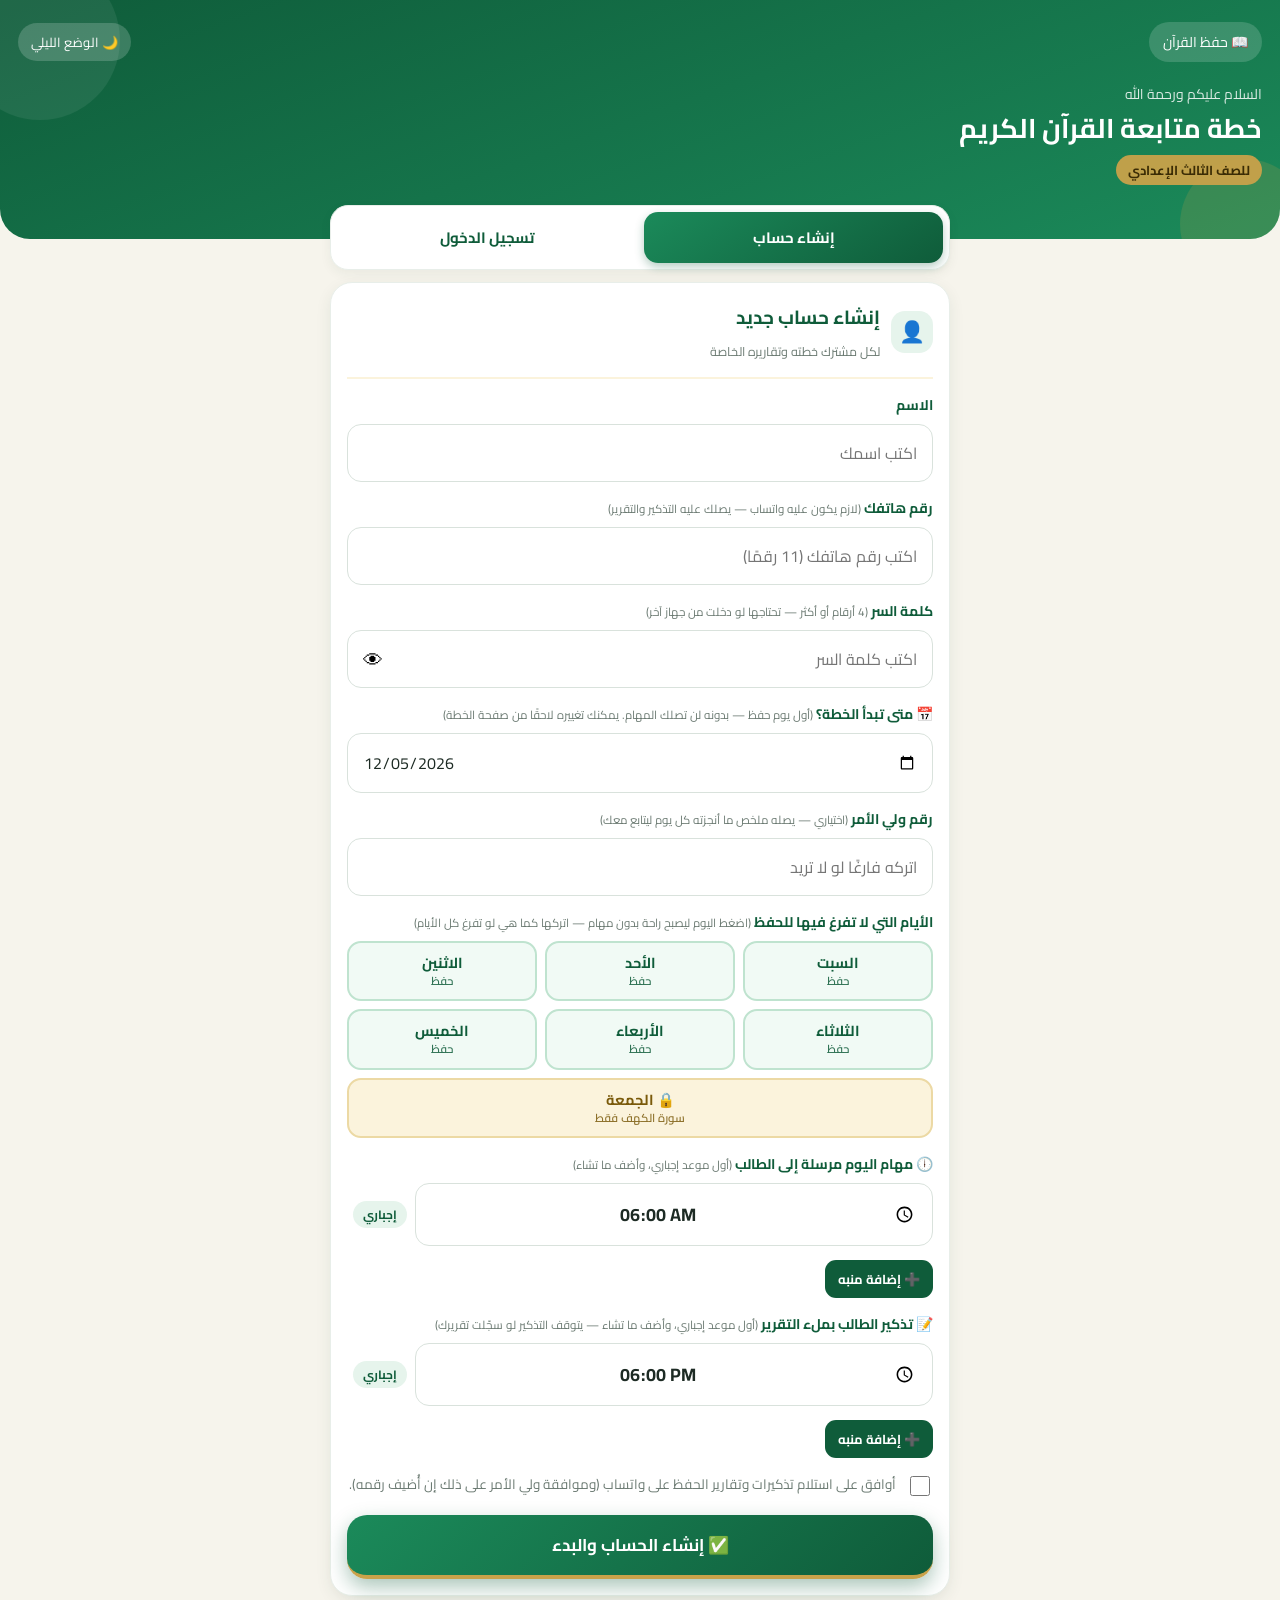
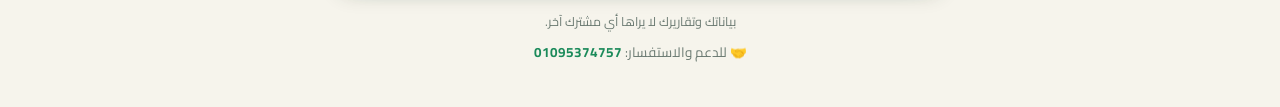
<file: index.html>
<!DOCTYPE html>
<html lang="ar" dir="rtl">
<head>
    <meta charset="UTF-8">
    <meta name="viewport" content="width=device-width, initial-scale=1.0, viewport-fit=cover">
    <meta name="theme-color" content="#0f5c3a">
    <title>متابعة حفظ القرآن الكريم</title>
    <link rel="stylesheet" href="https://fonts.googleapis.com/css2?family=Cairo:wght@400;600;700&display=swap" media="print" onload="this.media='all'">
    <link rel="stylesheet" href="style.css">
</head>
<body>

    <header class="top">
        <div class="top-row">
            <a class="back" href="settings.html">⚙️ الإعدادات</a>
            <button id="themeButton" class="theme-button">🌙 الوضع الليلي</button>
        </div>
        <div class="hello">
            <small id="greet">السلام عليكم ورحمة الله</small>
            <h1>خطة متابعة القرآن الكريم</h1>
            <span class="gold">للصف الثالث الإعدادي</span>
        </div>
    </header>

    <main class="wrap">

        <section id="startBox" class="card" style="display:none">
            <h2>📅 متى تبدأ الخطة؟</h2>
            <p class="muted">اختر تاريخ أول يوم حفظ. (أيام الراحة التي اخترتها بلا مهام، والجمعة لسورة الكهف فقط؛ فلو اخترت يوم راحة تبدأ الخطة من أقرب يوم حفظ).</p>
            <div class="row">
                <input type="date" id="startInput" class="input" style="max-width:220px">
                <button id="startSave" class="btn">💾 حفظ وبدء الخطة</button>
            </div>
        </section>

        <section id="baseBox" class="card" style="display:none">
            <h2>📍 وين وصلت؟ (قبل ما نبدأ الخطة الجديدة)</h2>
            <p class="muted">عشان الخطة تبدأ من مكانك الصحيح بدون تكرار حاجة محفوظة، جاوب على السؤالين:</p>
            <label class="muted" for="baseC">1) في الكنز: كم ربعًا أنهيت بالكامل؟ (0 لو لم تبدأ)</label>
            <input type="number" id="baseC" class="input" min="0" max="180" inputmode="numeric" placeholder="مثلًا 8" style="max-width:220px">
            <div id="baseCInfo" class="muted" style="margin:4px 0 10px"></div>
            <label class="muted" for="baseV">2) في الجديد (سورة المائدة): آخر آية حفظتها؟ (0 لو لم تبدأ)</label>
            <input type="number" id="baseV" class="input" min="0" max="120" inputmode="numeric" placeholder="مثلًا 12" style="max-width:220px">
            <div id="baseVInfo" class="muted" style="margin:4px 0 10px"></div>
            <label class="muted" for="baseD">3) كم يومًا عملت بالخطة القديمة؟ (لترقيم أيامك)</label>
            <input type="number" id="baseD" class="input" min="0" max="400" inputmode="numeric" style="max-width:220px">
            <div style="height:10px"></div>
            <label class="muted" for="baseFrom">4) أول يوم تبدأ فيه الخطة الجديدة</label>
            <input type="date" id="baseFrom" class="input" style="max-width:220px">
            <div class="row" style="margin-top:12px"><button id="baseSave" class="btn">💾 حفظ وبدء الخطة الجديدة</button></div>
            <p class="muted" style="margin-top:8px">تقاريرك القديمة تبقى محفوظة كما هي. تقدر تعدّل هذه الإجابات في أي وقت من زر «تعديل مكاني».</p>
        </section>
        <section id="tpdBox" class="card" style="display:none">
            <h2>💎 كم ربعًا في الكنز كل يوم؟</h2>
            <p class="muted">الافتراضي ربعان. لو اخترت أقل تطول مدة الخطة، ولو اخترت أكتر تقصر. الاختيار لحسابك أنت بس.</p>
            <select id="tpdSel" class="input" style="max-width:260px"></select>
            <div id="tpdInfo" class="muted" style="margin:6px 0 10px"></div>
            <div class="row"><button id="tpdSave" class="btn">💾 حفظ</button></div>
        </section>
        <section id="examBox" class="card">
            <h2>📝 اختبار تدريبي</h2>
            <p class="muted">اختبار كامل زي اختبار الجمعة بالظبط، بس للتجربة والتدريب في أي يوم. مش بيتبعت لولي الأمر.</p>
            <div class="row"><a class="btn" href="exam.html?mode=practice">▶ ابدأ اختبارًا تدريبيًا</a></div>
        </section>
        <div id="baseEditRow" style="display:none;margin:0 0 10px"><button id="baseEdit" class="btn small gold">📍 تعديل مكاني في الخطة</button></div>

        <section class="day-section">
            <div>
                <div class="small-title">اليوم</div>
                <h2 id="currentDay">جاري التحميل...</h2>
                <p id="dayDescription"></p>
                <div id="todayTasks" class="muted" style="white-space:pre-line;line-height:1.9"></div>
            </div>
            <div class="ringbox">
                <div class="ring" id="ring"><div class="ring-in"><strong id="dayPercentage">0%</strong></div></div>
                <span class="small-title">من الخطة</span>
            </div>
        </section>

        <section class="navigation-section">
            <a class="nav-btn blue" id="tasksLink" href="today.html">📌<br>مهام اليوم</a>
            <a class="nav-btn" href="plan.html">📋<br>خطة الحفظ</a>
            <a class="nav-btn blue" id="reportLink" href="report.html">📝<br>تقرير اليوم</a>
            <a class="nav-btn gray" href="success.html">📊<br>التقدم والتشجيع</a>
        </section>

        <section class="stats">
            <div class="stat-card"><span>📊</span><h3>نسبة الإنجاز</h3><strong id="progressText">0%</strong></div>
            <div class="stat-card"><span>🔥</span><h3>أيام متتالية</h3><strong id="streakText">0</strong></div>
            <div class="stat-card"><span>📖</span><h3>السور المكتملة</h3><strong id="completedText">0</strong></div>
        </section>

        <section class="progress-section">
            <div class="section-title">
                <h2>تقدمك في الحفظ</h2>
                <span id="progressLabel" class="muted"></span>
            </div>
            <div class="progress-bar"><div id="progressBar"></div></div>
            <p id="progressMessage">ابدأ بتسجيل أول إنجاز لك اليوم 💪</p>
        </section>

        <section class="card">
            <div class="section-title"><h2>🏅 أوسمتي</h2><span id="badgeCount" class="muted"></span></div>
            <div class="badge-list" id="badgeList"></div>
        </section>

        <section class="search-section">
            <h2>🔎 البحث عن سورة</h2>
            <input type="text" id="searchInput" placeholder="اكتب اسم السورة...">
        </section>

        <section class="surahs-section">
            <h2>📚 سور القرآن الكريم</h2>
            <div id="surahList" class="surah-list"></div>
        </section>

        <section class="reminder-section">
            <h2>⏰ التذكير اليومي</h2>
            <p class="muted">يصلك تذكير على الواتساب الساعة 6 مساءً (برابط تقرير اليوم)، وإن لم تملأ التقرير يصلك تذكير آخر الساعة 10 مساءً.</p>
        </section>

        <section class="card" id="accountBox">
            <h2>👤 حسابي</h2>
            <div class="who" id="whoBox"></div>
            <div class="row">
                <a class="btn small" href="settings.html">⚙️ الإعدادات</a>
                <a class="btn small gold" href="onboarding.html">📖 التعليمات</a>
            </div>
        </section>

    </main>

    <footer>
        <p>📖 متابعة حفظ القرآن الكريم</p>
        <p id="syncState">بياناتك محفوظة على هذا الجهاز</p>
    </footer>

    <script src="engine.js"></script>
    <script src="script.js"></script>
</body>
</html>
</file>
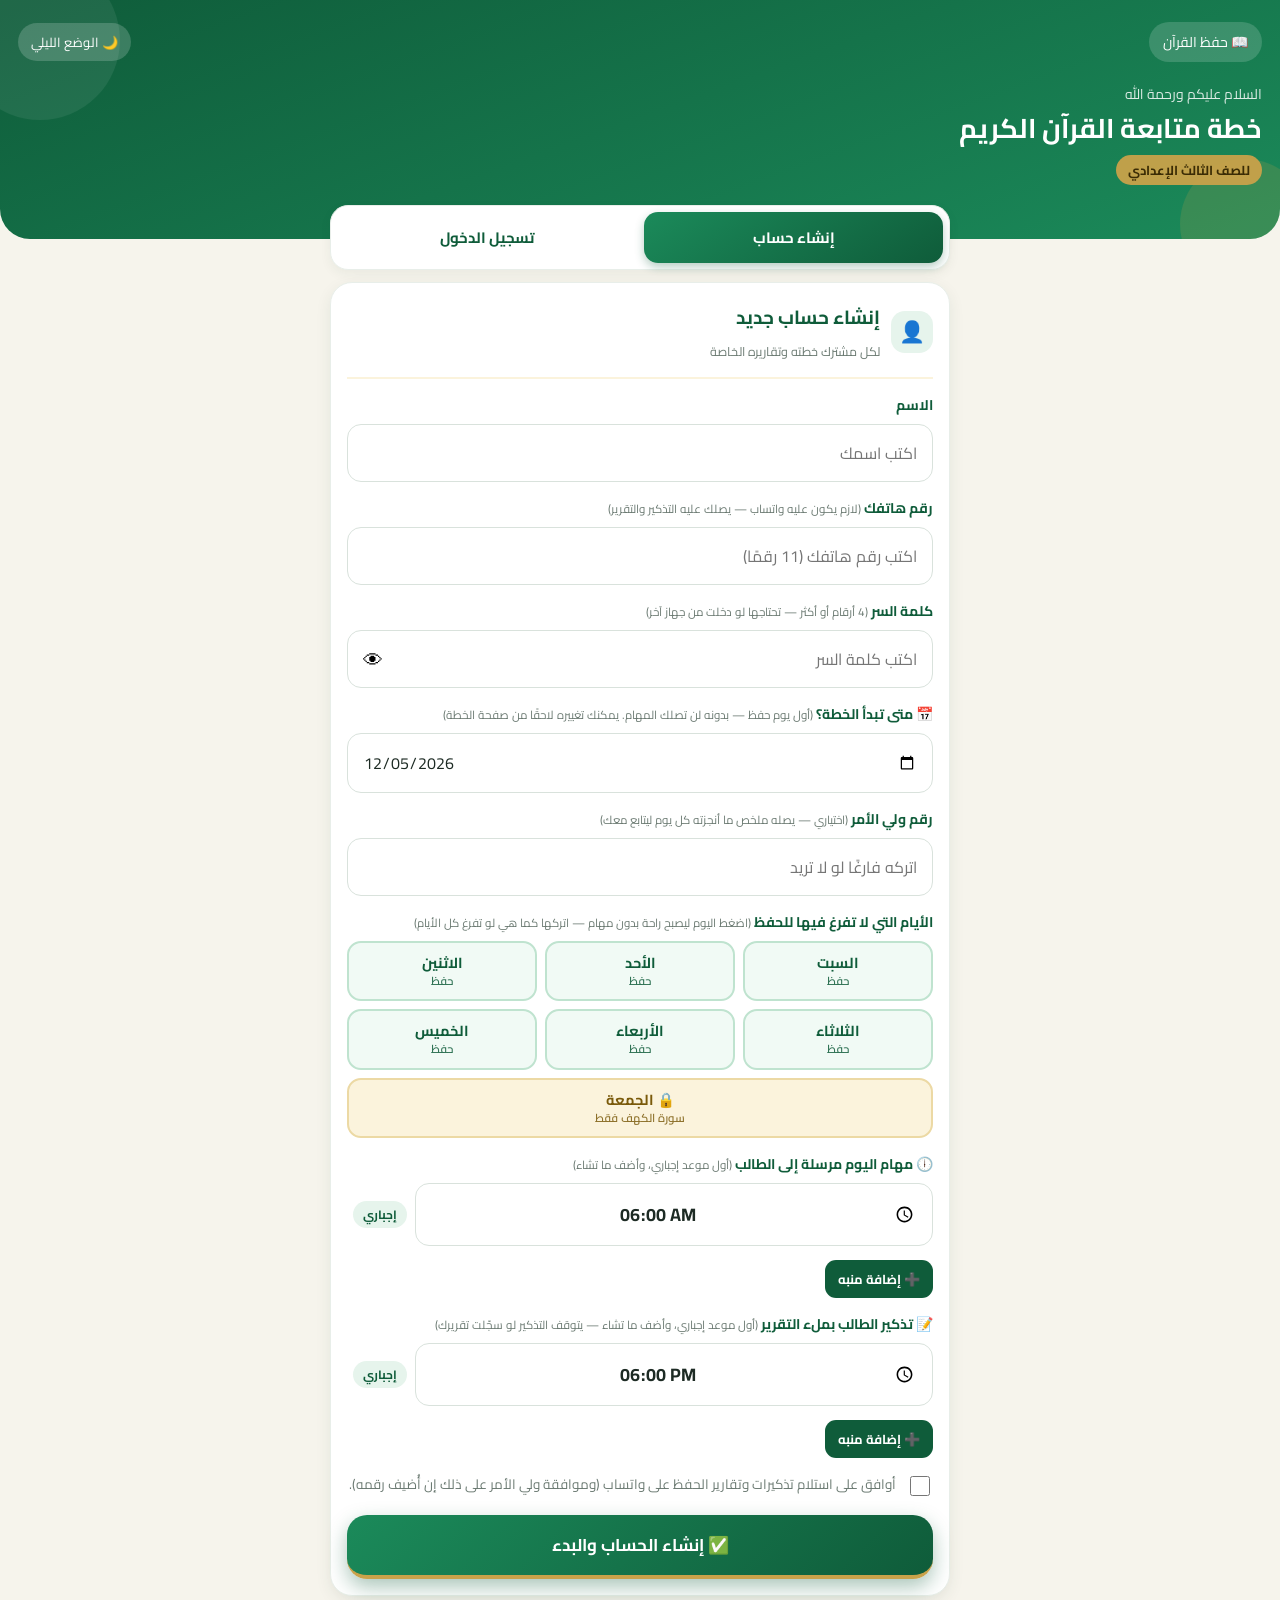
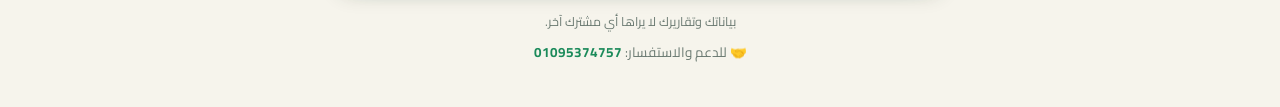
<file: account.html>
<!DOCTYPE html>
<html lang="ar" dir="rtl">
<head>
    <meta charset="UTF-8">
    <meta name="viewport" content="width=device-width, initial-scale=1.0, viewport-fit=cover">
    <meta name="theme-color" content="#0f5c3a">
    <title>حسابي — خطة متابعة القرآن الكريم</title>
    <link rel="stylesheet" href="https://fonts.googleapis.com/css2?family=Cairo:wght@400;600;700&display=swap" media="print" onload="this.media='all'">
    <link rel="stylesheet" href="style.css">
</head>
<body>

    <header class="top">
        <div class="top-row">
            <span class="back">📖 حفظ القرآن</span>
            <button id="themeButton" class="theme-button">🌙 الوضع الليلي</button>
        </div>
        <div class="hello">
            <small>السلام عليكم ورحمة الله</small>
            <h1>خطة متابعة القرآن الكريم</h1>
            <span class="gold">للصف الثالث الإعدادي</span>
        </div>
    </header>

    <main class="wrap">
        <div class="tabs">
            <button type="button" class="tab on" id="tabReg">إنشاء حساب</button>
            <button type="button" class="tab" id="tabLogin">تسجيل الدخول</button>
        </div>

        <section class="box" id="regBox">
            <div class="box-h"><div class="ico">👤</div><div><h3>إنشاء حساب جديد</h3><small>لكل مشترك خطته وتقاريره الخاصة</small></div></div>

            <label class="lbl" for="rName">الاسم</label>
            <input class="input" id="rName" type="text" autocomplete="name" placeholder="اكتب اسمك">

            <label class="lbl" for="rPhone">رقم هاتفك <small>(لازم يكون عليه واتساب — يصلك عليه التذكير والتقرير)</small></label>
            <input class="input" id="rPhone" type="tel" inputmode="numeric" maxlength="14" autocomplete="tel" placeholder="اكتب رقم هاتفك (11 رقمًا)" style="direction:ltr;text-align:right">

            <label class="lbl" for="rPin">كلمة السر <small>(4 أرقام أو أكثر — تحتاجها لو دخلت من جهاز آخر)</small></label>
            <div class="pwwrap"><input class="input" id="rPin" type="password" autocomplete="new-password" placeholder="اكتب كلمة السر"><button type="button" aria-label="إظهار كلمة السر">👁</button></div>

            <label class="lbl" for="rStart">📅 متى تبدأ الخطة؟ <small>(أول يوم حفظ — بدونه لن تصلك المهام. يمكنك تغييره لاحقًا من صفحة الخطة)</small></label>
            <input class="input" id="rStart" type="date">

            <label class="lbl" for="rGuardian">رقم ولي الأمر <small>(اختياري — يصله ملخص ما أنجزته كل يوم ليتابع معك)</small></label>
            <input class="input" id="rGuardian" type="tel" inputmode="numeric" maxlength="14" placeholder="اتركه فارغًا لو لا تريد" style="direction:ltr;text-align:right">

            <label class="lbl">الأيام التي لا تفرغ فيها للحفظ <small>(اضغط اليوم ليصبح راحة بدون مهام — اتركها كما هي لو تفرغ كل الأيام)</small></label>
            <div class="daychips" id="dayChips"></div>

            <label class="lbl">🕕 مهام اليوم مرسلة إلى الطالب <small>(أول موعد إجباري، وأضف ما تشاء)</small></label>
            <div id="tsBox"></div>

            <div id="tgWrap" style="display:none">
                <label class="lbl">👪 مهام اليوم مرسلة إلى ولي الأمر <small>(أول موعد إجباري، وأضف ما تشاء)</small></label>
                <div id="tgBox"></div>
            </div>

            <label class="lbl">📝 تذكير الطالب بملء التقرير <small>(أول موعد إجباري، وأضف ما تشاء — يتوقف التذكير لو سجّلت تقريرك)</small></label>
            <div id="remBox"></div>

            <label class="consent"><input type="checkbox" id="rConsent"><span>أوافق على استلام تذكيرات وتقارير الحفظ على واتساب (وموافقة ولي الأمر على ذلك إن أُضيف رقمه).</span></label>
            <div id="closedMsg"></div>
            <div id="regErr"></div>
            <button type="button" class="send" id="regBtn" style="margin-top:12px;font-size:17px;padding:14px">✅ إنشاء الحساب والبدء</button>
        </section>

        <section class="box" id="loginBox" style="display:none">
            <div class="box-h"><div class="ico">🔑</div><div><h3>تسجيل الدخول</h3><small>لو عندك حساب بالفعل</small></div></div>
            <label class="lbl" for="lPhone">رقم هاتفك</label>
            <input class="input" id="lPhone" type="tel" inputmode="numeric" maxlength="14" autocomplete="tel" placeholder="اكتب رقم هاتفك" style="direction:ltr;text-align:right">
            <label class="lbl" for="lPin">كلمة السر</label>
            <div class="pwwrap"><input class="input" id="lPin" type="password" autocomplete="current-password" placeholder="اكتب كلمة السر"><button type="button" aria-label="إظهار كلمة السر">👁</button></div>
            <div id="loginErr"></div>
            <button type="button" class="send" id="loginBtn" style="margin-top:12px;font-size:17px;padding:14px">🔓 دخول</button>
            <button type="button" class="linkbtn" id="forgotBtn">نسيت كلمة السر؟</button>
            <div class="reset" id="resetBox" style="display:none">
                <div class="muted">سيصلك رمز من 6 أرقام على واتساب على رقمك المسجّل.</div>
                <button type="button" class="btn small" id="sendCode" style="margin-top:8px">📲 إرسال الرمز</button>
                <div id="codePart" style="display:none">
                    <label class="lbl" for="rCode">الرمز الذي وصلك</label>
                    <input class="input" id="rCode" type="tel" inputmode="numeric" maxlength="6" placeholder="6 أرقام" style="direction:ltr;text-align:center;letter-spacing:4px">
                    <label class="lbl" for="rNew">كلمة السر الجديدة</label>
                    <div class="pwwrap"><input class="input" id="rNew" type="password" placeholder="كلمة السر الجديدة"><button type="button" aria-label="إظهار كلمة السر">👁</button></div>
                    <button type="button" class="btn small" id="confirmCode" style="margin-top:10px">✅ تغيير كلمة السر</button>
                </div>
                <div id="resetMsg"></div>
            </div>
        </section>

        <p class="hint" style="text-align:center">بياناتك وتقاريرك لا يراها أي مشترك آخر.</p>
    </main>

    <script src="engine.js"></script>
    <script>
    (function () {
      QT.applyTheme();
      QT.bindThemeButton("themeButton");
      QT.bindEyes();
      var $ = function (id) { return document.getElementById(id); };

      function nextUrl() {
        var n = QT.getParam("next");
        return /^[A-Za-z]+\.html(\?.*)?$/.test(n) && n.indexOf("account.html") < 0 ? n : "index.html";
      }
      if (QT.session()) { window.location.replace(nextUrl()); return; }

      function show(which) {
        $("regBox").style.display = which === "reg" ? "block" : "none";
        $("loginBox").style.display = which === "login" ? "block" : "none";
        $("tabReg").className = "tab" + (which === "reg" ? " on" : "");
        $("tabLogin").className = "tab" + (which === "login" ? " on" : "");
      }
      try { var lp = window.localStorage.getItem("qt_lastphone"); if (lp) { $("lPhone").value = lp.indexOf("20") === 0 ? "0" + lp.substring(2) : lp; show("login"); } } catch (e) {}
      $("tabReg").onclick = function () { show("reg"); };
      $("tabLogin").onclick = function () { show("login"); };

      /* أيام الراحة */
      var DAYS = [[6, "السبت"], [0, "الأحد"], [1, "الاثنين"], [2, "الثلاثاء"], [3, "الأربعاء"], [4, "الخميس"]], restSel = {};
      function drawDays() {
        var h = "";
        for (var i = 0; i < DAYS.length; i++) h += '<button type="button" class="daychip' + (restSel[DAYS[i][0]] ? " off" : "") + '" data-d="' + DAYS[i][0] + '">' + DAYS[i][1] + '<small>' + (restSel[DAYS[i][0]] ? "راحة" : "حفظ") + '</small></button>';
        h += '<div class="daychip fri">الجمعة<small>سورة الكهف فقط</small></div>';
        $("dayChips").innerHTML = h;
      }
      $("dayChips").onclick = function (ev) {
        ev = ev || window.event; var t = ev.target || ev.srcElement;
        while (t && t !== this && !(t.getAttribute && t.getAttribute("data-d"))) t = t.parentNode;
        if (!t || t === this) return;
        var n = Number(t.getAttribute("data-d"));
        if (restSel[n]) delete restSel[n]; else restSel[n] = 1;
        drawDays();
      };
      drawDays();

      /* مواعيد التذكير */
      (function () { var t = new Date(); t.setDate(t.getDate() + 1); $("rStart").value = QT.ymd(t); })();     // الافتراضي: غدًا
      var rem = QT.mountReminders($("remBox"), ["18:00"]);
      var remS = QT.mountReminders($("tsBox"), ["06:00"]);
      var remG = QT.mountReminders($("tgBox"), ["06:00"]);
      $("rGuardian").oninput = function () { $("tgWrap").style.display = this.value.replace(/\s/g, "") ? "block" : "none"; };

      /* حد التسجيل (رقم Meta التجريبي يقبل 5 أرقام فقط) */
      var closed = false;
      QT.status(function (ok, d) {
        if (ok && d && d.open === false) {
          closed = true;
          $("closedMsg").innerHTML = '<div class="err"><b>للأسف تم انتهاء التسجيل.</b><br>اكتمل العدد المسموح به حاليًا. للاستفسار تواصل مع الدعم: <a href="https://wa.me/201095374757" style="direction:ltr;unicode-bidi:embed;font-weight:700">01095374757</a></div>';
          $("regBtn").className = "send off";
        }
      });

      function showErr(id, msg) { $(id).innerHTML = msg ? '<div class="err">' + QT.esc(msg) + '</div>' : ""; }
      var busy = false;
      function lock(btn, on, label) { busy = on; btn.className = "send" + (on ? " off" : ""); btn.innerHTML = on ? "⏳ جاري الاتصال..." : label; }
      var PHONE_ERR = "رقم الهاتف لازم يكون 11 رقمًا ويبدأ بـ 010 أو 011 أو 012 أو 015.";

      $("regBtn").onclick = function () {
        if (busy) return;
        if (closed) { showErr("regErr", "للأسف تم انتهاء التسجيل. تواصل مع الدعم: 01095374757"); return; }
        var name = $("rName").value.replace(/^\s+|\s+$/g, ""), phone = $("rPhone").value, pin = $("rPin").value, g = $("rGuardian").value.replace(/\s/g, "");
        if (name.length < 2) { showErr("regErr", "اكتب اسمك."); return; }
        if (!phone.replace(/\s/g, "")) { showErr("regErr", "اكتب رقم هاتفك في الخانة."); return; }
        if (!QT.normPhone(phone)) { showErr("regErr", PHONE_ERR); return; }
        if (pin.length < 4) { showErr("regErr", "كلمة السر لا تقل عن 4 أرقام أو حروف."); return; }
        if (g && !QT.normPhone(g)) { showErr("regErr", "رقم ولي الأمر: " + PHONE_ERR); return; }
        if (g && QT.normPhone(g) === QT.normPhone(phone)) { showErr("regErr", "رقم ولي الأمر لازم يكون مختلفًا عن رقمك."); return; }
        var times = rem.get(), k, ts = remS.get(), tg = remG.get();
        var okT = function (arr) { for (var z = 0; z < arr.length; z++) if (!/^([01]\d|2[0-3]):[0-5]\d$/.test(arr[z] || "")) return false; return arr.length > 0; };
        if (!okT(ts)) { showErr("regErr", "اختر موعد «مهام اليوم مرسلة إلى الطالب» (إجباري) وتأكد أن كل المواعيد مكتملة."); return; }
        if (g && !okT(tg)) { showErr("regErr", "اختر موعد «مهام اليوم مرسلة إلى ولي الأمر» (إجباري) وتأكد أن كل المواعيد مكتملة."); return; }
        if (!okT(times)) { showErr("regErr", "اختر موعد تذكير ملء التقرير (إجباري) وتأكد أن كل المواعيد مكتملة."); return; }
        var startV = $("rStart").value;
        if (!QT.isYmd(startV)) { showErr("regErr", "اختر تاريخ بداية الخطة (مطلوب حتى تصلك مهام اليوم)."); return; }
        if (!$("rConsent").checked) { showErr("regErr", "لازم توافق على استلام الرسائل على واتساب."); return; }
        var restArr = [];
        for (k in restSel) if (restSel.hasOwnProperty(k)) restArr.push(Number(k));
        if (restArr.length > 5) { showErr("regErr", "اترك يومًا واحدًا على الأقل للحفظ."); return; }
        showErr("regErr", ""); lock($("regBtn"), true);
        QT.register({ name: name, phone: phone, pin: pin, guardian: g, rest: restArr, start: startV, reminders: times, tasksStudent: ts, tasksGuardian: g ? tg : ["06:00"], consent: true }, function (ok, data) {
          if (ok) { window.location.replace("onboarding.html"); return; }
          lock($("regBtn"), false, "✅ إنشاء الحساب والبدء"); showErr("regErr", data && data.error || "حدث خطأ.");
        });
      };
      $("loginBtn").onclick = function () {
        if (busy) return;
        var phone = $("lPhone").value, pin = $("lPin").value;
        if (!QT.normPhone(phone)) { showErr("loginErr", PHONE_ERR); return; }
        if (!pin) { showErr("loginErr", "اكتب كلمة السر."); return; }
        showErr("loginErr", ""); lock($("loginBtn"), true);
        QT.login({ phone: phone, pin: pin }, function (ok, data) {
          if (ok) { window.location.replace(nextUrl()); return; }
          lock($("loginBtn"), false, "🔓 دخول"); showErr("loginErr", data && data.error || "حدث خطأ.");
        });
      };

      /* نسيت كلمة السر */
      $("forgotBtn").onclick = function () { $("resetBox").style.display = $("resetBox").style.display === "none" ? "block" : "none"; };
      function msg(t, bad) { $("resetMsg").innerHTML = t ? '<div class="' + (bad ? "err" : "ok-msg") + '">' + QT.esc(t) + '</div>' : ""; }
      $("sendCode").onclick = function () {
        var phone = $("lPhone").value;
        if (!QT.normPhone(phone)) { msg("اكتب رقم هاتفك أعلاه أولًا (11 رقمًا).", true); return; }
        msg("⏳ جاري الإرسال...", false);
        QT.resetRequest(phone, function (ok, m) {
          msg(m, !ok);
          if (ok) $("codePart").style.display = "block";
        });
      };
      $("confirmCode").onclick = function () {
        var code = $("rCode").value, pin = $("rNew").value;
        if (code.length < 6) { msg("اكتب الرمز المكوّن من 6 أرقام.", true); return; }
        if (pin.length < 4) { msg("كلمة السر الجديدة لا تقل عن 4 أرقام أو حروف.", true); return; }
        QT.resetConfirm($("lPhone").value, code, pin, function (ok, m) {
          msg(m, !ok);
          if (ok) { $("lPin").value = pin; $("codePart").style.display = "none"; }
        });
      };
    })();
    </script>
</body>
</html>
</file>
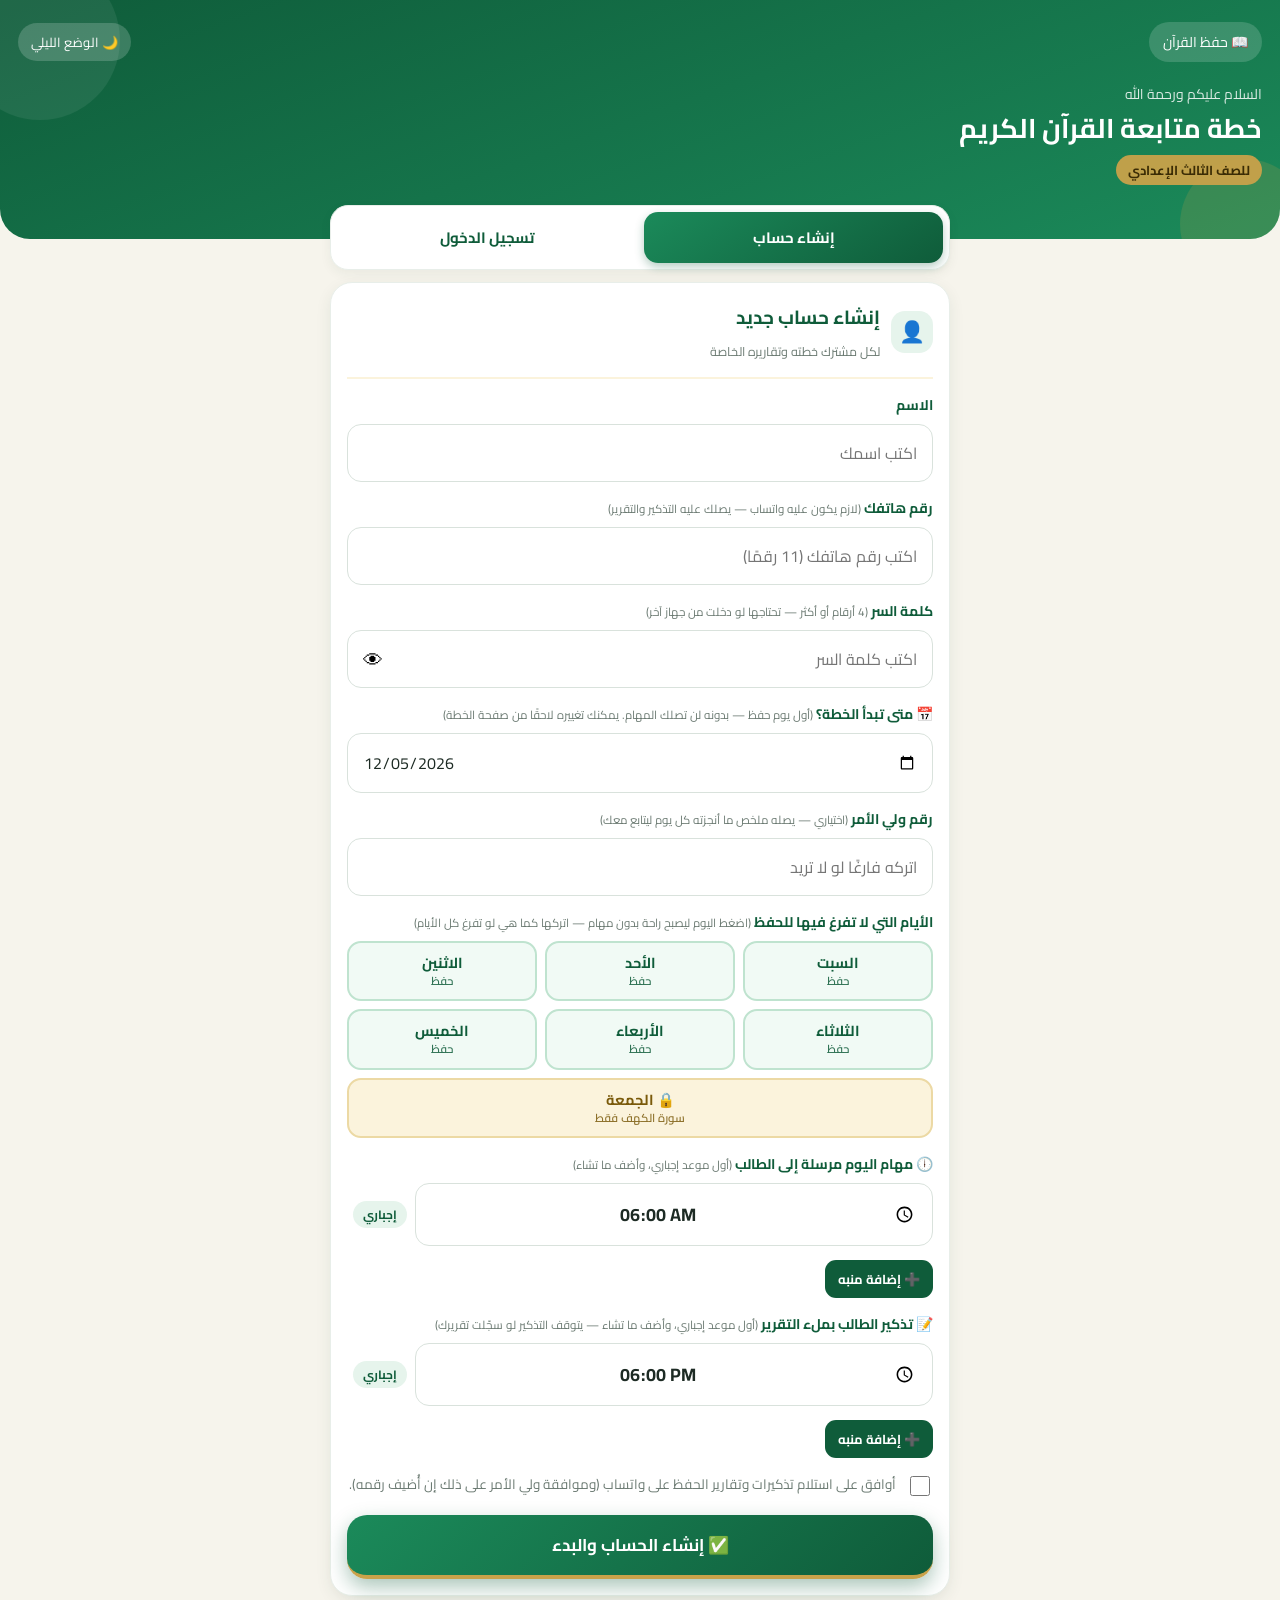
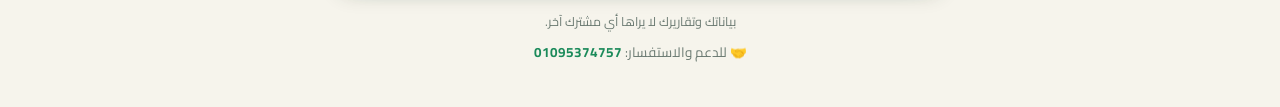
<file: exam.html>
<!DOCTYPE html>
<html lang="ar" dir="rtl">
<head>
    <meta charset="UTF-8">
    <meta name="viewport" content="width=device-width, initial-scale=1.0, viewport-fit=cover">
    <meta name="theme-color" content="#0f5c3a">
    <meta name="robots" content="noindex">
    <title>اختبار الحفظ</title>
    <link rel="stylesheet" href="https://fonts.googleapis.com/css2?family=Amiri+Quran&family=Cairo:wght@400;600;700&display=swap" media="print" onload="this.media='all'">
    <link rel="stylesheet" href="style.css">
    <style>
        body.exam { -webkit-user-select: none; user-select: none; -webkit-touch-callout: none; }
        .ex-card { background: var(--card); border: 1px solid var(--line); border-radius: 22px; padding: 16px; margin-bottom: 14px; box-shadow: 0 5px 16px rgba(30,60,45,.08); }
        .ex-top { display: flex; justify-content: space-between; align-items: center; gap: 8px; margin-bottom: 8px; font-weight: 700; }
        .ex-top span { background: var(--g3); color: var(--g1); border-radius: 12px; padding: 5px 12px; font-size: 14px; }
        body.dark .ex-top span { color: #cfeadb; }
        .ex-top .warn { background: var(--gold2); color: #8a6a14; }
        .ex-timer { min-width: 64px; text-align: center; font-variant-numeric: tabular-nums; }
        .ex-timer.low { background: #fde4e1; color: #b3261e; }
        .ex-bar { height: 8px; background: var(--line); border-radius: 8px; overflow: hidden; margin-bottom: 12px; }
        .ex-bar i { display: block; height: 100%; width: 100%; background: var(--g2); transition: width .25s linear; }
        .ex-prompt { margin: 4px 0 10px; font-weight: 700; font-size: 17px; text-align: center; }
        .ex-ayah { font-family: "Amiri Quran", "Scheherazade New", "Traditional Arabic", serif; font-size: 25px; line-height: 2.2; text-align: center; padding: 10px 8px; background: var(--soft); border-radius: 16px; margin-bottom: 12px; }
        .ex-opt { display: block; width: 100%; margin: 8px 0; padding: 12px 14px; border: 2px solid var(--line); border-radius: 16px; background: var(--card); color: var(--ink); font-family: "Amiri Quran", "Scheherazade New", "Traditional Arabic", serif; font-size: 22px; line-height: 2; text-align: center; cursor: pointer; }
        .ex-opt.sel { border-color: var(--g2); background: var(--g3); }
        .ex-opt.name { font-family: "Cairo", Tahoma, Arial, sans-serif; font-size: 19px; font-weight: 700; line-height: 1.6; }
        .ex-acts { display: flex; gap: 10px; margin-top: 12px; flex-wrap: wrap; }
        .ex-acts .btn { flex: 1; text-align: center; border: 0; cursor: pointer; font-family: inherit; }
        .ex-acts .btn.off { opacity: .45; pointer-events: none; }
        .ex-acts .btn.alt { background: var(--gold2); color: #7a5d12; }
        .ex-msg { padding: 10px 12px; border-radius: 14px; background: var(--gold2); color: #7a5d12; margin-bottom: 10px; font-weight: 600; text-align: center; }
        .ex-msg.err { background: #fde4e1; color: #b3261e; }
        .ex-msg.ok { background: var(--g3); color: var(--g1); }
        .ex-mic { text-align: center; padding: 6px 0; }
        .ex-mic .big { width: 92px; height: 92px; border-radius: 50%; border: 0; background: var(--g1); color: #fff; font-size: 40px; cursor: pointer; }
        .ex-mic .big.rec { background: #c0453a; animation: exPulse 1.1s infinite; }
        @keyframes exPulse { 0% { box-shadow: 0 0 0 0 rgba(192,69,58,.5); } 100% { box-shadow: 0 0 0 22px rgba(192,69,58,0); } }
        .ex-heard { margin: 10px 0; min-height: 38px; padding: 8px 10px; border-radius: 12px; background: var(--soft); text-align: center; font-size: 17px; }
        .ex-score { text-align: center; font-size: 44px; font-weight: 700; color: var(--g1); margin: 6px 0; }
        body.dark .ex-score { color: #7fe0ab; }
        .ex-row { display: flex; justify-content: space-between; padding: 7px 0; border-bottom: 1px dashed var(--line); }
        .ex-rev { padding: 10px 0; border-bottom: 1px dashed var(--line); }
        .ex-rev .ay { font-family: "Amiri Quran", "Scheherazade New", "Traditional Arabic", serif; font-size: 20px; line-height: 2; }
        .chip { display: inline-block; margin: 3px 2px; padding: 4px 10px; border-radius: 12px; background: var(--g3); color: var(--ink); font-size: 18px; cursor: pointer; border: 1px solid var(--line); }
        .chip.off { text-decoration: line-through; opacity: .45; background: var(--soft); }
        .ex-ayah.sm { font-size: 20px; line-height: 2; padding: 8px; margin-bottom: 8px; }
        .ex-q { border: 1px solid var(--line); border-radius: 16px; padding: 12px; margin: 10px 0; background: var(--card); }
        .ex-q.good { border-color: #56b27d; } .ex-q.bad { border-color: #d96a60; } .ex-q.mid { border-color: #d9a93c; }
        .ex-q .qh { display: flex; gap: 8px; align-items: center; flex-wrap: wrap; margin-bottom: 4px; }
        .ex-q .qp { font-weight: 700; margin: 4px 0; }
        .bd { padding: 2px 10px; border-radius: 10px; font-size: 13px; font-weight: 700; }
        .bd.ok { background: var(--g3); color: var(--g1); } .bd.bad { background: #fde4e1; color: #b3261e; } .bd.half, .bd.void { background: var(--gold2); color: #7a5d12; }
        .ro { font-family: "Amiri Quran", "Scheherazade New", "Traditional Arabic", serif; font-size: 19px; line-height: 2; padding: 6px 10px; margin: 5px 0; border-radius: 12px; border: 1px solid var(--line); }
        .ro.right { background: var(--g3); border-color: #56b27d; } .ro.wrong { background: #fde4e1; border-color: #d96a60; color: #8a1d16; }
        body.dark .ro.wrong { background: #3a1f1c; color: #f2b8b0; } body.dark .bd.bad { background: #3a1f1c; color: #f2b8b0; }
        ul.ex-list { padding-right: 20px; line-height: 2; }
        .ex-credit { text-align: center; font-size: 12px; color: var(--mut); margin: 10px 0 20px; }
    </style>
</head>
<body class="exam">
    <header class="top">
        <div class="top-row">
            <a class="back" id="backLink" href="index.html">‹ الرئيسية</a>
            <button id="themeButton" class="theme-button">🌙 الوضع الليلي</button>
        </div>
        <div class="hello">
            <small id="hSmall">📝 اختبار</small>
            <h1 id="hTitle">اختبار الحفظ</h1>
        </div>
    </header>
    <main class="wrap" id="app"><div class="ex-card">⏳ جاري التحميل...</div></main>
    <div class="ex-credit">نص القرآن الكريم: Tanzil.net — رخصة CC BY 3.0 — <a href="https://tanzil.net" target="_blank" rel="noopener">tanzil.net</a></div>
    <script src="engine.js"></script>
    <script src="exam.js"></script>
</body>
</html>
</file>
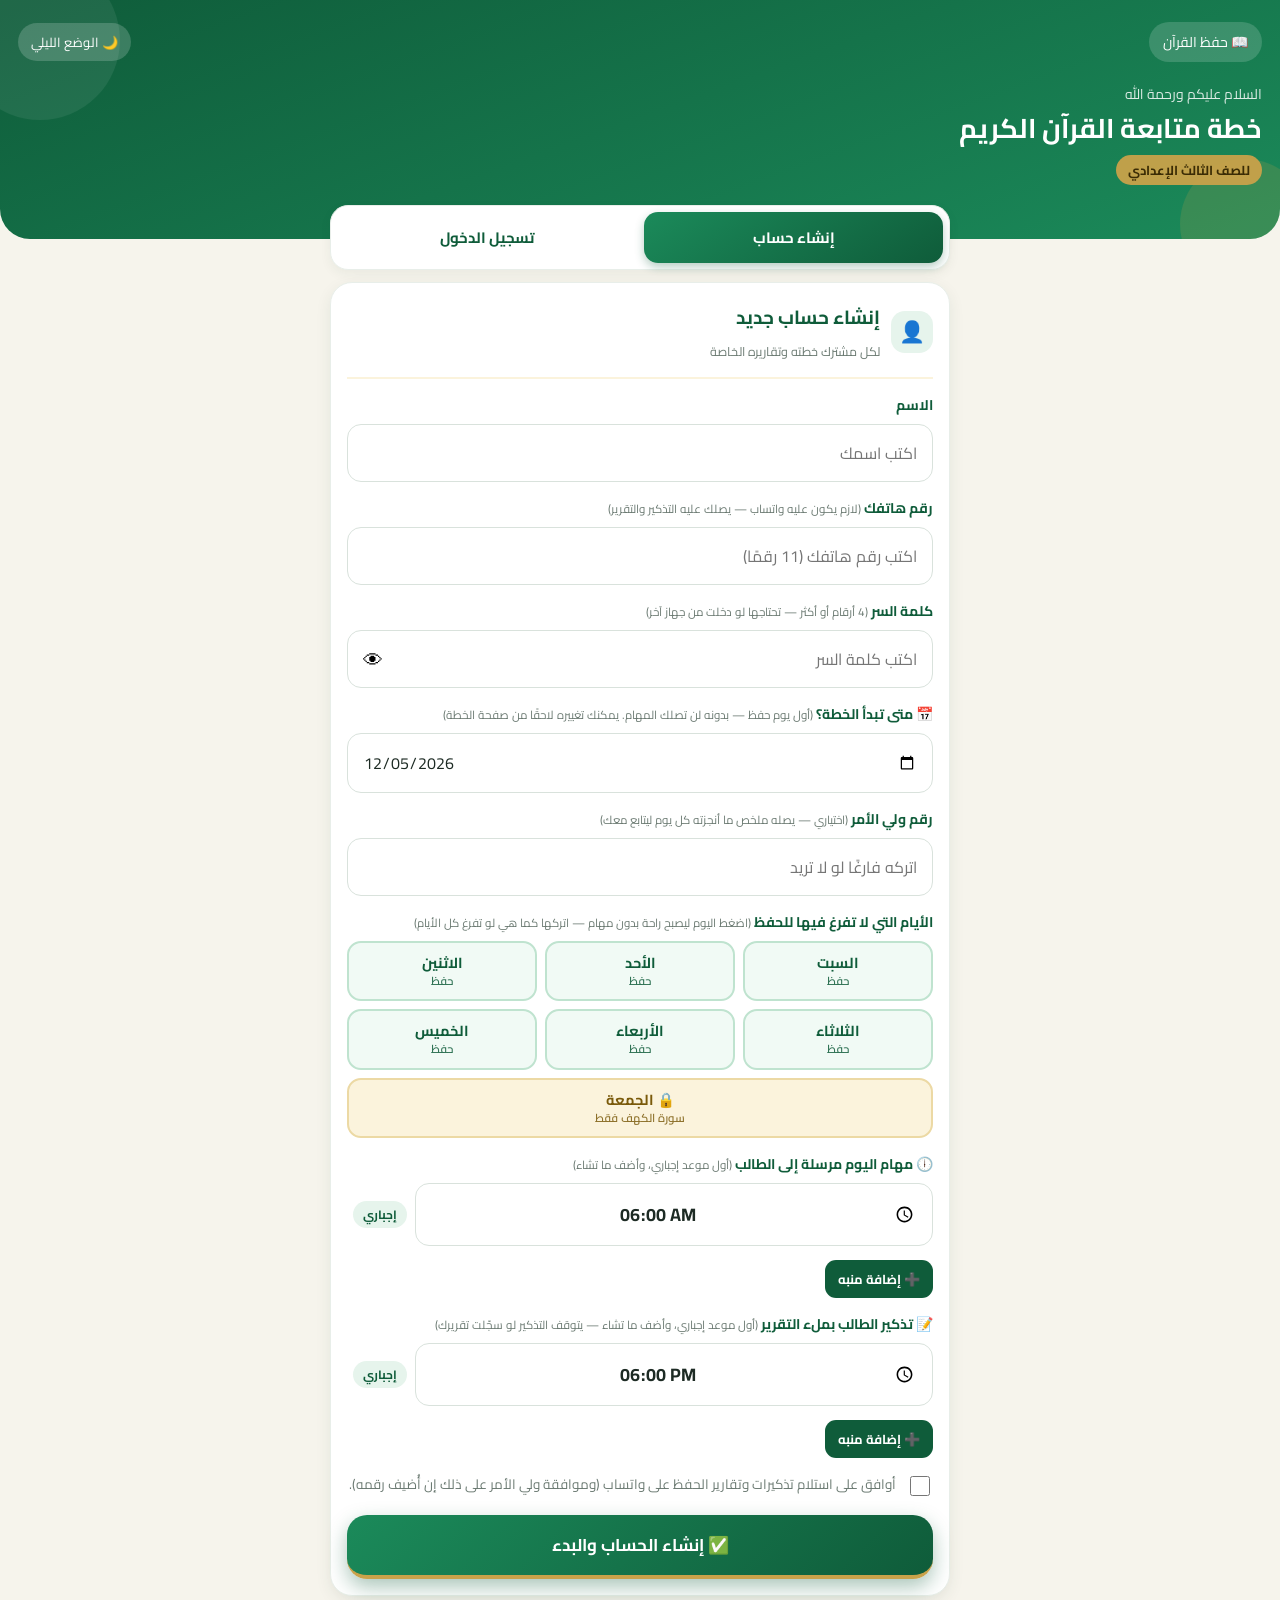
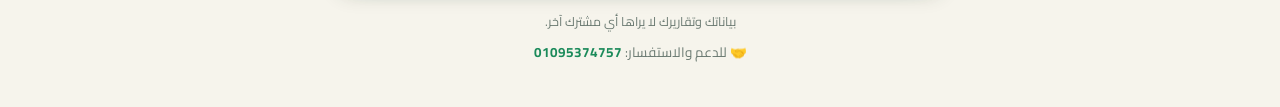
<file: onboarding.html>
<!DOCTYPE html>
<html lang="ar" dir="rtl">
<head>
    <meta charset="UTF-8">
    <meta name="viewport" content="width=device-width, initial-scale=1.0, viewport-fit=cover">
    <meta name="theme-color" content="#0f5c3a">
    <title>مرحبًا بك — خطة متابعة القرآن الكريم</title>
    <link rel="stylesheet" href="https://fonts.googleapis.com/css2?family=Cairo:wght@400;600;700&display=swap" media="print" onload="this.media='all'">
    <link rel="stylesheet" href="style.css">
    <style>
      .onb { min-height: 100vh; display: flex; flex-direction: column; background: linear-gradient(170deg, #0f5c3a 0%, #1b8a5a 38%, #f6f4ec 38.1%); }
      .onb-top { display: flex; justify-content: space-between; align-items: center; padding: 16px 18px 6px; color: #fff; }
      .onb-top button { background: rgba(255,255,255,.18); color: #fff; padding: 7px 14px; border-radius: 20px; font-size: 13px; }
      .onb-top b { font-size: 14px; opacity: .9; }
      .art { margin: 4px auto 0; width: 88%; max-width: 330px; position: relative; z-index: 2; }
      .art svg { width: 100%; height: auto; display: block; filter: drop-shadow(0 10px 18px rgba(0,0,0,.22)); }
      .card-onb { width: 92%; max-width: 560px; margin: -6px auto 0; background: var(--card); border-radius: 26px; padding: 18px 18px 14px; box-shadow: 0 10px 28px rgba(30,60,45,.14); border: 1px solid var(--line); position: relative; z-index: 3; flex: 1 0 auto; }
      .slide { display: none; animation: rise .3s ease both; }
      .slide.on { display: block; }
      .slide h2 { margin: 2px 0 8px; font-size: 22px; color: var(--g1); }
      .slide p { margin: 6px 0; line-height: 1.9; font-size: 15px; }
      .slide ol { margin: 8px 0; padding-right: 20px; line-height: 2; font-size: 15px; }
      .benefit { display: flex; gap: 10px; align-items: center; background: var(--soft); border: 1px solid var(--line); border-radius: 14px; padding: 9px 12px; margin: 8px 0; font-size: 14.5px; }
      .benefit span { font-size: 22px; }
      .numbox { display: flex; align-items: center; justify-content: space-between; gap: 10px; background: var(--gold2); border: 1px dashed #d8c27a; border-radius: 16px; padding: 12px 14px; margin: 10px 0; }
      .numbox b { font-size: 18px; direction: ltr; unicode-bidi: embed; color: #6b520f; }
      .numbox small { display: block; color: #7a5a0b; }
      .dots { display: flex; justify-content: center; gap: 7px; margin: 12px 0 8px; }
      .dots i { width: 9px; height: 9px; border-radius: 50%; background: #d4ddd7; transition: all .25s; }
      .dots i.on { width: 26px; border-radius: 6px; background: var(--g2); }
      .onb-nav { display: grid; grid-template-columns: 1fr 2fr; gap: 10px; margin-top: 8px; }
      .onb-nav .btn { text-align: center; padding: 14px; font-size: 16px; border-radius: 16px; }
      .tip { background: #eaf4ff; border-radius: 14px; padding: 9px 12px; font-size: 13.5px; color: #1f5fa3; line-height: 1.8; margin-top: 8px; }
      body.dark .onb { background: linear-gradient(170deg, #0b3d27 0%, #115c3b 38%, #121715 38.1%); }
      body.dark .slide h2 { color: #bfe9cf; } body.dark .numbox b { color: #e8d9a6; } body.dark .tip { background: #17263a; color: #9cc4f0; }
    </style>
</head>
<body>
<div class="onb">
    <div class="onb-top"><b id="stepLabel">1 من 4</b><button type="button" id="skipBtn">تخطي</button></div>

    <div class="art">
        <!-- 1: ترحيب -->
        <svg class="a" id="art0" viewBox="0 0 300 200" xmlns="http://www.w3.org/2000/svg">
            <circle cx="150" cy="100" r="86" fill="#ffffff" opacity=".14"/>
            <circle cx="236" cy="48" r="26" fill="#e9c46a"/><circle cx="246" cy="42" r="23" fill="#14704a"/>
            <g fill="#e9c46a"><circle cx="64" cy="40" r="3"/><circle cx="92" cy="64" r="2"/><circle cx="40" cy="92" r="2.5"/><circle cx="262" cy="104" r="2"/></g>
            <path d="M150 62 C120 48 84 52 60 66 L60 152 C84 138 120 134 150 148 Z" fill="#fff"/>
            <path d="M150 62 C180 48 216 52 240 66 L240 152 C216 138 180 134 150 148 Z" fill="#f3efe0"/>
            <path d="M150 62 L150 148" stroke="#c9a24a" stroke-width="3"/>
            <g stroke="#1b8a5a" stroke-width="3" stroke-linecap="round" opacity=".55"><path d="M74 84 L130 80"/><path d="M74 98 L130 94"/><path d="M74 112 L130 108"/><path d="M170 80 L226 84"/><path d="M170 94 L226 98"/><path d="M170 108 L226 112"/></g>
            <circle cx="150" cy="30" r="10" fill="#e9c46a"/><path d="M146 30 l3 3 l6 -7" stroke="#14704a" stroke-width="2.5" fill="none" stroke-linecap="round"/>
        </svg>
        <!-- 2: حفظ الرقم -->
        <svg class="a" id="art1" viewBox="0 0 300 220" xmlns="http://www.w3.org/2000/svg" style="display:none">
            <rect x="84" y="6" width="132" height="208" rx="22" fill="#1f2a25"/><rect x="92" y="18" width="116" height="184" rx="12" fill="#fff"/>
            <rect x="92" y="18" width="116" height="30" rx="12" fill="#1b8a5a"/><text x="150" y="38" fill="#fff" font-size="11" text-anchor="middle" font-weight="700">جهة اتصال جديدة</text>
            <circle cx="150" cy="76" r="17" fill="#e6f4ec"/><path d="M150 70 a6 6 0 1 1 0.1 0 M138 88 q12 -14 24 0" fill="#1b8a5a" stroke="#1b8a5a" stroke-width="2"/>
            <rect x="102" y="102" width="96" height="22" rx="7" fill="#f6f4ec" stroke="#c9a24a" stroke-width="2"/><text x="150" y="117" font-size="9.5" text-anchor="middle" fill="#14704a" font-weight="700">📖 متابعة القرآن الكريم 🌙</text>
            <rect x="102" y="130" width="96" height="20" rx="7" fill="#f6f4ec" stroke="#d6ddd8"/><text x="150" y="144" font-size="10" text-anchor="middle" fill="#6b7a72" direction="ltr">+20 ••• •••• ••••</text>
            <rect x="112" y="166" width="76" height="24" rx="12" fill="#1b8a5a"/><text x="150" y="182" fill="#fff" font-size="11" text-anchor="middle" font-weight="700">حفظ</text>
            <circle cx="232" cy="52" r="20" fill="#e9c46a"/><path d="M223 52 l7 7 l12 -14" stroke="#14704a" stroke-width="4" fill="none" stroke-linecap="round"/>
        </svg>
        <!-- 3: الإشعارات والأولوية -->
        <svg class="a" id="art2" viewBox="0 0 300 220" xmlns="http://www.w3.org/2000/svg" style="display:none">
            <rect x="84" y="6" width="132" height="208" rx="22" fill="#1f2a25"/><rect x="92" y="18" width="116" height="184" rx="12" fill="#fff"/>
            <rect x="92" y="18" width="116" height="30" rx="12" fill="#1b8a5a"/><text x="150" y="38" fill="#fff" font-size="11" text-anchor="middle" font-weight="700">الإشعارات</text>
            <g font-size="10.5" fill="#1d2b24" font-weight="700">
              <text x="196" y="72" text-anchor="end">السماح بالإشعارات</text><rect x="104" y="60" width="30" height="16" rx="8" fill="#1b8a5a"/><circle cx="126" cy="68" r="6" fill="#fff"/>
              <text x="196" y="102" text-anchor="end">الأهمية: عالية</text><rect x="104" y="90" width="30" height="16" rx="8" fill="#1b8a5a"/><circle cx="126" cy="98" r="6" fill="#fff"/>
              <text x="196" y="132" text-anchor="end">الصوت والاهتزاز</text><rect x="104" y="120" width="30" height="16" rx="8" fill="#1b8a5a"/><circle cx="126" cy="128" r="6" fill="#fff"/>
              <text x="196" y="162" text-anchor="end">كتم الإشعارات</text><rect x="104" y="150" width="30" height="16" rx="8" fill="#cfd6d2"/><circle cx="112" cy="158" r="6" fill="#fff"/>
            </g>
            <path d="M232 36 a16 16 0 0 1 16 16 v14 l8 10 h-48 l8 -10 v-14 a16 16 0 0 1 16 -16 z" fill="#e9c46a"/><circle cx="232" cy="92" r="6" fill="#c9a24a"/>
            <g stroke="#e9c46a" stroke-width="3" stroke-linecap="round"><path d="M262 40 l8 -6"/><path d="M266 56 l10 0"/><path d="M202 40 l-8 -6"/></g>
        </svg>
        <!-- 4: التثبيت -->
        <svg class="a" id="art3" viewBox="0 0 300 220" xmlns="http://www.w3.org/2000/svg" style="display:none">
            <rect x="84" y="6" width="132" height="208" rx="22" fill="#1f2a25"/><rect x="92" y="18" width="116" height="184" rx="12" fill="#fff"/>
            <rect x="92" y="18" width="116" height="30" rx="12" fill="#1b8a5a"/><text x="150" y="38" fill="#fff" font-size="11" text-anchor="middle" font-weight="700">المحادثات</text>
            <rect x="96" y="54" width="108" height="34" rx="8" fill="#fbf3dc" stroke="#c9a24a" stroke-width="2"/>
            <circle cx="186" cy="71" r="11" fill="#1b8a5a"/><text x="186" y="75" font-size="11" text-anchor="middle" fill="#fff">📖</text>
            <text x="172" y="68" font-size="9.5" text-anchor="end" fill="#14704a" font-weight="700">متابعة القرآن</text><text x="172" y="81" font-size="8.5" text-anchor="end" fill="#6b7a72">تقرير اليوم جاهز…</text>
            <text x="108" y="74" font-size="13">📌</text>
            <g><rect x="96" y="96" width="108" height="30" rx="8" fill="#f3f5f4"/><circle cx="186" cy="111" r="9" fill="#cfd6d2"/><rect x="108" y="104" width="62" height="7" rx="3" fill="#dfe5e1"/><rect x="108" y="115" width="44" height="6" rx="3" fill="#e8ece9"/>
            <rect x="96" y="132" width="108" height="30" rx="8" fill="#f3f5f4"/><circle cx="186" cy="147" r="9" fill="#cfd6d2"/><rect x="108" y="140" width="62" height="7" rx="3" fill="#dfe5e1"/><rect x="108" y="151" width="44" height="6" rx="3" fill="#e8ece9"/></g>
            <rect x="222" y="30" width="54" height="30" rx="15" fill="#e9c46a"/><text x="249" y="50" font-size="13" text-anchor="middle" fill="#3b2c05" font-weight="700">📌 تثبيت</text>
            <path d="M236 64 q-10 12 -26 12" stroke="#e9c46a" stroke-width="3" fill="none" stroke-linecap="round" stroke-dasharray="2 6"/>
        </svg>
    </div>

    <div class="card-onb">
        <section class="slide on" id="s0">
            <h2 id="hi">مرحبًا بك 🌿</h2>
            <p>خطة متابعة القرآن الكريم للصف الثالث الإعدادي: تحفظ كل يوم بخطوات واضحة، ونذكّرك ونتابع معك.</p>
            <div class="benefit"><span>📋</span><div>خطة يومية جاهزة: الكنز + الجديد + التثبيت</div></div>
            <div class="benefit"><span>⏰</span><div>تذكير على واتساب الساعة 6 مساءً ثم 10 مساءً لو لم تسجّل</div></div>
            <div class="benefit"><span>📝</span><div>تقرير سريع بضغطة، وملخص يصلك ويصل ولي أمرك</div></div>
            <div class="benefit"><span>🔁</span><div>لو ما أنجزته في يوم يُرحَّل لليوم التالي تلقائيًا، فلا يضيع شيء</div></div>
            <p class="muted">باقي 3 خطوات صغيرة على واتساب حتى تصلك الرسائل بشكل ممتاز.</p>
        </section>

        <section class="slide" id="s1">
            <h2>١) سمِّ الرقم في هاتفك</h2>
            <p>الرسائل تصلك من رقم واحد. احفظه في جهات الاتصال بهذا الاسم حتى لا تضيع بين الرسائل أو تُعتبر مجهولة:</p>
            <div class="namebox"><b id="nameTxt">📖 متابعة القرآن الكريم 🌙</b><button type="button" class="btn small gold" id="copyName">نسخ الاسم</button></div>
            <div class="numbox" id="numBox" style="display:none"><div><small>الرقم</small><b id="numTxt"></b></div><button type="button" class="btn small gold" id="copyBtn">نسخ الرقم</button></div>
            <ol>
                <li>افتح جهات الاتصال ← <b>جهة جديدة</b>.</li>
                <li>الصق الاسم الذي نسخته: <b>📖 متابعة القرآن الكريم 🌙</b> (الرموز تجعل المحادثة بارزة بين محادثاتك)</li>
                <li>اكتب الرقم (أو الصقه) واضغط <b>حفظ</b>.</li>
                <li>أول رسالة تصلك منه تجدها في واتساب باسم «📖 متابعة القرآن الكريم 🌙».</li>
            </ol>
            <div class="tip" id="noNum">💡 لو لم يصلك أي رسالة منا بعد، ستجد الرقم في أول رسالة تصلك. احفظه بنفس الاسم.</div>
        </section>

        <section class="slide" id="s2">
            <h2>٢) فعّل الإشعارات واجعلها أولوية</h2>
            <p>حتى يظهر التذكير فورًا على شاشتك ويرنّ، ولا يضيع منك موعد التقرير.</p>
            <ol>
                <li>افتح محادثة <b>📖 متابعة القرآن الكريم 🌙</b> في واتساب.</li>
                <li>اضغط اسمها في الأعلى ← <b>الإشعارات</b> (أو من إعدادات الهاتف ← التطبيقات ← واتساب ← الإشعارات).</li>
                <li>فعّل <b>السماح بالإشعارات</b>.</li>
                <li>اجعل الأهمية <b>عالية</b> (Priority/Urgent) مع الصوت والاهتزاز.</li>
                <li>تأكد أن المحادثة <b>غير مكتومة</b>.</li>
            </ol>
            <div class="tip">💡 على الآيفون: الإعدادات ← الإشعارات ← واتساب ← اسمح بالإشعارات + الشعارات + الأصوات.</div>
        </section>

        <section class="slide" id="s3">
            <h2>٣) ثبّت المحادثة في الأعلى</h2>
            <p>التثبيت يبقي محادثة الخطة فوق كل المحادثات، فتراها فورًا وتفتح التقرير بسرعة.</p>
            <ol>
                <li>في قائمة المحادثات اضغط مطولًا على <b>📖 متابعة القرآن الكريم 🌙</b>.</li>
                <li>اضغط أيقونة <b>📌 التثبيت</b> في الأعلى.</li>
                <li>ستبقى المحادثة أول القائمة دائمًا.</li>
            </ol>
            <p><b>جاهز؟</b> اضغط «ابدأ» وسجّل تاريخ بداية خطتك من الصفحة الرئيسية. بالتوفيق 🤲</p>
        </section>

        <div class="dots" id="dots"><i class="on"></i><i></i><i></i><i></i></div>
        <div class="onb-nav">
            <button type="button" class="btn gray" id="prevBtn" style="visibility:hidden">السابق</button>
            <button type="button" class="btn" id="nextBtn">التالي</button>
        </div>
    </div>
</div>

<script src="engine.js"></script>
<script>
(function () {
  QT.applyTheme();
  var $ = function (id) { return document.getElementById(id); };
  var ss = QT.session();
  if (!ss) { window.location.replace("account.html"); return; }
  $("hi").innerHTML = "مرحبًا بك يا " + QT.esc(ss.name) + " 🌿";

  var sender = (QT_CONFIG.SENDER_PHONE || "").replace(/\D/g, "");
  if (sender) {
    $("numBox").style.display = "flex"; $("noNum").style.display = "none";
    $("numTxt").innerHTML = "+" + sender;
    $("copyBtn").onclick = function () { copyText("+" + sender, "تم نسخ الرقم ✅"); };
  }
  function copyText(t, msg) {
    var done = function () { QT.toast(msg, "ok2"); };
    try { if (navigator.clipboard && navigator.clipboard.writeText) { navigator.clipboard.writeText(t).then(done, done); return; } } catch (e) {}
    var ta = document.createElement("textarea"); ta.value = t; document.body.appendChild(ta); ta.select();
    try { document.execCommand("copy"); } catch (e2) {} document.body.removeChild(ta); done();
  }
  $("copyName").onclick = function () { copyText(document.getElementById("nameTxt").textContent, "تم نسخ الاسم ✅"); };

  var cur = 0, N = 4;
  function show(i) {
    cur = i;
    for (var k = 0; k < N; k++) {
      $("s" + k).className = "slide" + (k === i ? " on" : "");
      $("art" + k).style.display = (k === i ? "block" : "none");
    }
    var dots = $("dots").getElementsByTagName("i");
    for (k = 0; k < dots.length; k++) dots[k].className = k === i ? "on" : "";
    $("stepLabel").innerHTML = (i + 1) + " من " + N;
    $("prevBtn").style.visibility = i === 0 ? "hidden" : "visible";
    $("nextBtn").innerHTML = i === N - 1 ? "ابدأ ✅" : "التالي";
    try { window.scrollTo(0, 0); } catch (e) {}
  }
  function finish() { QT.setOnboardingDone(); window.location.replace("index.html"); }
  $("nextBtn").onclick = function () { if (cur === N - 1) finish(); else show(cur + 1); };
  $("prevBtn").onclick = function () { if (cur > 0) show(cur - 1); };
  $("skipBtn").onclick = finish;
  show(0);
})();
</script>
</body>
</html>
</file>
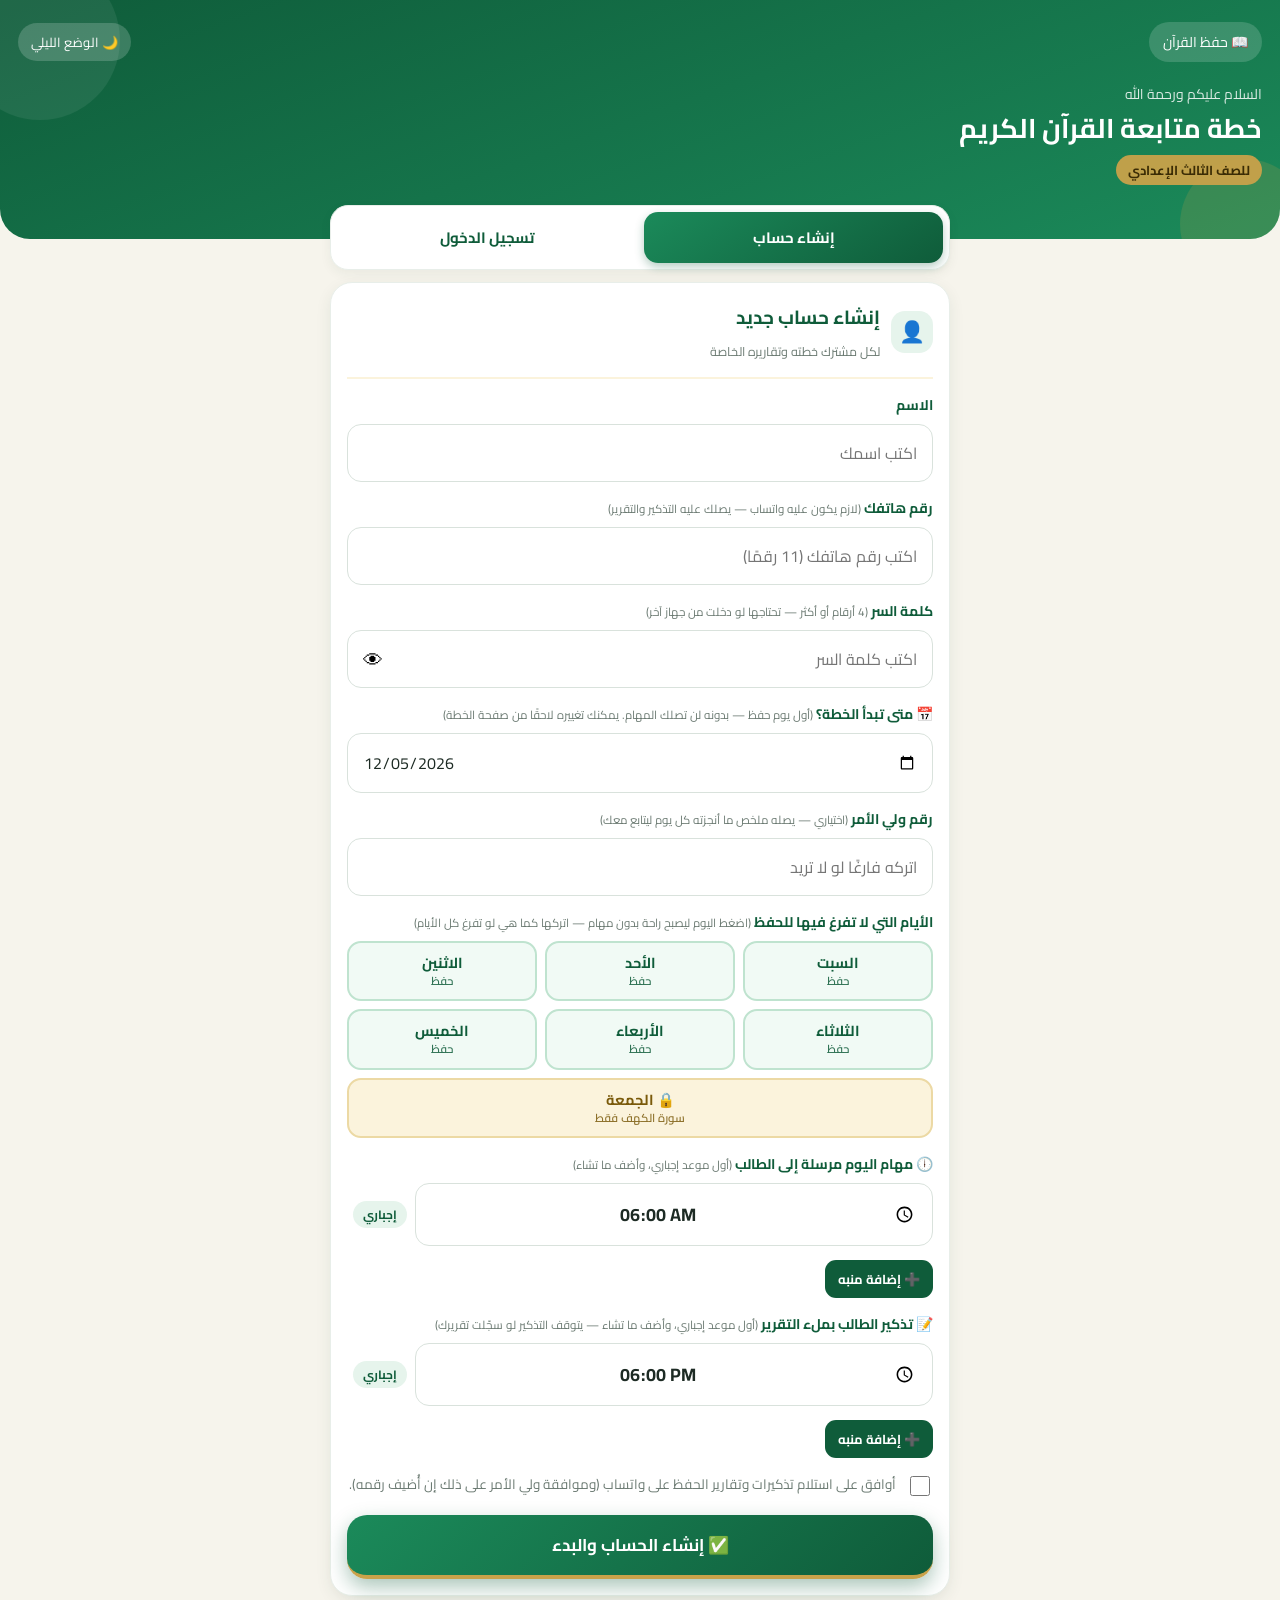
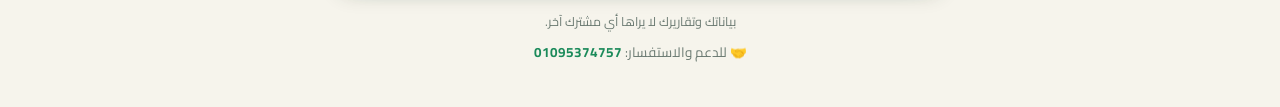
<file: plan.html>
<!DOCTYPE html>
<html lang="ar" dir="rtl">
<head>
    <meta charset="UTF-8">
    <meta name="viewport" content="width=device-width, initial-scale=1.0, viewport-fit=cover">
    <meta name="theme-color" content="#0f5c3a">
    <title>خطة حفظ القرآن الكريم</title>
    <link rel="stylesheet" href="https://fonts.googleapis.com/css2?family=Cairo:wght@400;600;700&display=swap" media="print" onload="this.media='all'">
    <link rel="stylesheet" href="style.css">
</head>
<body class="rp">

    <header class="top">
        <div class="top-row">
            <a class="back" href="index.html">‹ الرئيسية</a>
            <button id="themeButton" class="theme-button">🌙 الوضع الليلي</button>
        </div>
        <div class="hello">
            <small>📋 خطة الحفظ</small>
            <h1>الكنز + الجديد + التثبيت</h1>
            <span class="gold" id="hdrSub">تابع أيامك وسجّل تقريرك من هنا</span>
        </div>
    </header>

    <main class="wrap">
        <div id="app">
        <div class="loading">⏳ جاري تحميل الخطة...</div>
        </div>
    </main>

    <div id="sheet" class="sheet">
        <div class="sheet-in">
            <div class="sheet-top">
                <div><b id="sheetTitle">تقرير اليوم</b><small id="sheetSub"></small></div>
                <button type="button" id="sheetClose" class="sheet-x">✕</button>
            </div>
            <div id="sheetApp"></div>
        </div>
    </div>

    <script src="engine.js"></script>
    <script>
    (function () {
      QT.applyTheme();
      QT.bindThemeButton("themeButton");
      var $ = function (id) { return document.getElementById(id); };
      var app = $("app"), esc = QT.esc, M = null, showAll = false;

      function badge(st) {
        var m = { done: ["ok", "✅ مكتمل"], compensated: ["ok", "✅ مكتمل"], missed: ["bad", "📝 لم يُملأ"], today: ["blue", "📍 اليوم"], future: ["", "قادم"] };
        var x = m[st] || ["", st];
        return '<span class="badge ' + x[0] + '">' + x[1] + '</span>';
      }
      function dayDetail(d) {
        var h = '', i;
        if (d.nw) h += '<div class="sub">📖 الجديد: من آية ' + d.nw.from + ' إلى ' + d.nw.to + (d.nw.plan ? ' (يوم ' + d.nw.k + ' من 25 في خطة الترم الأول)' : ' (ربع ' + d.nw.q + ' — «' + esc(d.nw.qi.ph.split(" ").slice(0, 4).join(" ")) + '»)') + (d.mode === "rep" ? ' — ' + esc(QT.nSummary(d)) : '') + '</div>';
        if (d.t) {
          var ss = [];
          for (i = 0; i < d.t.segs.length; i++) ss.push(QT.segFull(d.t.segs[i]));
          h += '<div class="sub">💎 الكنز: ' + esc(ss.join(" + ")) + (d.mode === "rep" ? ' — ' + esc(QT.tSummary(d)) : '') + '</div>';
        }
        if (d.fx) {
          var fs = [];
          fs.push(QT.fxText(d));
          h += '<div class="sub">🔄 التثبيت: ' + esc(fs.join(" + ")) + (d.mode === "rep" ? ' — ' + esc(QT.fSummary(d)) : '') + '</div>';
        }
        return h;
      }
      function dayRow(d, kind) {
        if (d.isFriday) {
          return '<div class="dayline"><div class="meta"><div class="title">🕌 الجمعة — ' + QT.prettyDate(d.date) + '</div><div class="sub">سورة الكهف فقط</div></div>' +
                 '<button type="button" class="btn small gray" data-rep="' + d.date + '">فتح</button></div>';
        }
        var cls = d.status === "today" ? " today" : "", btns = '', note = '', bd = badge(d.status);
        if (kind === "pending") {                                   // تقرير لم يُملأ
          cls = " pendingrep"; bd = '<span class="badge bad">📝 تقرير لم يُملأ</span>';
          btns = '<button type="button" class="btn small" data-rep="' + d.date + '">📝 املأ التقرير</button>';
        } else if (kind === "done") {                               // مكتمل
          cls = " donecard";
          btns = '<button type="button" class="btn small blue" data-rep="' + d.date + '" data-edit="1">↩️ إعادة فتح</button>' +
                 '<button type="button" class="btn small red" data-cancel="' + d.date + '">🚫 إلغاء التقرير</button>';
          var hist = d.report && d.report.hist && d.report.hist.length ? '<div class="sub">🕘 تم تعديل هذا التقرير ' + d.report.hist.length + ' مرة (السجل السابق محفوظ)</div>' : '';
          var part = (d.t && (d.t.st === "partial" || d.t.st === "none")) || (d.nw && (d.nw.st === "partial" || d.nw.st === "none"));
          note = (part ? '<div class="sub">↪️ ما لم يُنجَز في هذا اليوم رُحِّل لليوم التالي (زادت مدة الخطة بقدره)</div>' : '') + hist;
        } else if (d.status === "today") {
          btns = '<button type="button" class="btn small" data-rep="' + d.date + '">📝 تقرير اليوم</button>';
        }
        return '<div class="dayline' + cls + '"><div class="meta"><div class="title">اليوم ' + d.n + ' — ' + QT.prettyDate(d.date) + ' ' + bd + '</div>' + note + dayDetail(d) + '</div><div class="btnstack">' + btns + '</div></div>';
      }

      function draw() {
        var st = QT.getState();
        if (!st.start) { app.innerHTML = '<div class="card"><h2>📅 حدّد تاريخ بداية الخطة أولًا</h2><a class="btn" href="index.html">الرئيسية</a></div>'; return; }
        M = QT.compute(st, QT.todayStr());
        var today = QT.todayStr(), i, h = '';
        var pct = Math.round(M.doneDays / Math.max(1, M.totalDays) * 100);

        /* ملخص */
        var td = M.byDate[today];
        if (td && !td.isFriday && (td.status === "today")) h += '<button type="button" class="send" style="margin-bottom:14px" data-rep="' + today + '">📝 تسجيل تقرير اليوم ' + td.n + '</button>';
        else if (td && td.isFriday && td.status === "today") h += '<button type="button" class="send" style="margin-bottom:14px" data-rep="' + today + '">🕌 تقرير الجمعة</button>';
        h += '<div class="card"><h2>📊 ملخص الخطة</h2>' +
          kv("📅 تاريخ البداية", QT.prettyDate(M.start)) +
          kv("🏁 تنتهي بتاريخ", QT.prettyDate(M.endDate)) +
          kv("🗓️ مدة الخطة", M.totalDays + " يوم حفظ (تُحسب أيام الحفظ فقط)") +
          '<div class="sub" style="color:var(--mut);font-size:12.5px;line-height:1.8">= ' + calBreak(M) + '</div>' +
          kv("💎 مدة الكنز الحالية", M.treasureDays + " يوم") +
          kv("📖 مدة الجديد الحالية", M.newDays + " يوم") +
          kv("✅ الأيام المكتملة", M.doneDays + " (" + pct + "%)") +
          kv("📝 تقارير لم تُملأ", M.missedDays.length) +
          '<div class="progress-bar"><div class="bar-fill" style="width:' + pct + '%"></div></div>' +
          '<div class="row" style="margin-top:10px"><input type="date" id="startInput" class="input" style="max-width:200px" value="' + st.start + '">' +
          '<button id="startSave" class="btn small blue">🔁 تغيير تاريخ البداية</button></div>' +
          '<p class="muted">تغيير التاريخ يغيّر البداية فقط، والنظام يعيد حساب الأيام منها.</p></div>';

        /* الأيام القادمة */
        var upcoming = [], done = [], pending = [];
        for (i = 0; i < M.days.length; i++) {
          var d = M.days[i];
          if (d.isFriday) { if (d.date >= today) upcoming.push(d); continue; }
          if (d.status === "today" || d.status === "future") { upcoming.push(d); continue; }
          if (d.mode === "miss") { pending.push(d); continue; }                       // مضى اليوم بلا تقرير (أو أُلغي تقريره)
          done.push(d);                                                               // له تقرير (مكتمل)
        }
        h += '<div class="card"><h2>📍 الأيام الحالية والقادمة</h2>';
        var lim = showAll ? upcoming.length : Math.min(upcoming.length, 7);
        for (i = 0; i < lim; i++) h += dayRow(upcoming[i]);
        if (!upcoming.length) h += '<p class="muted">لا توجد أيام قادمة 🎉</p>';
        if (upcoming.length > 7) h += '<button class="btn small gray" id="toggleAll">' + (showAll ? "إخفاء" : "عرض كل الأيام القادمة (" + upcoming.length + ")") + '</button>';
        h += '</div>';

        /* تقارير لم تُملأ */
        h += '<details class="acc"' + (pending.length ? " open" : "") + '><summary>📝 تقارير لم تُملأ (' + pending.length + ')</summary><div class="body">';
        if (!pending.length) h += '<p class="muted">لا توجد تقارير ناقصة، أحسنت 👏</p>';
        for (i = 0; i < pending.length; i++) h += dayRow(pending[i], "pending");
        h += '</div></details>';

        /* المكتملة */
        h += '<details class="acc"><summary>✅ الأيام المكتملة (' + done.length + ')</summary><div class="body">';
        if (!done.length) h += '<p class="muted">لا توجد أيام مكتملة بعد.</p>';
        for (i = done.length - 1; i >= 0; i--) h += dayRow(done[i], "done");
        h += '</div></details>';

        /* الجديد */
        if (M.newMode) {
          h += '<details class="acc"><summary>📖 خطة الجديد للترم الأول — 25 يومًا</summary><div class="body">';
          for (i = 0; i < QT.NU.length; i++) {
            var u = QT.NU[i], dd = [];
            for (var j = 0; j < M.days.length; j++) { var dj = M.days[j]; if (!dj.isFriday && dj.nw && dj.nw.plan && dj.nw.from <= u.e && dj.nw.to >= u.s) dd.push(dj); }
            h += '<div class="dayline"><div class="meta"><div class="title">اليوم ' + u.k + ' — آيات ' + u.s + '–' + u.e + (M.V >= u.e ? ' <span class="badge ok">تم</span>' : '') + '</div>' +
                 (dd.length ? '<div class="sub">من اليوم ' + dd[0].n + ' (' + QT.shortDate(dd[0].date) + ') إلى اليوم ' + dd[dd.length - 1].n + ' (' + QT.shortDate(dd[dd.length - 1].date) + ')</div>' : '') + '</div></div>';
          }
          h += '</div></details>';
        } else {
        h += '<details class="acc"><summary>📖 خطة الجديد — سورة المائدة</summary><div class="body">';
        for (i = 0; i < QT.MAIDA.length; i++) {
          var q = QT.MAIDA[i], fin = M.qFinish[q.q], dd = [];
          for (var j = 0; j < M.days.length; j++) if (M.days[j].nw && M.days[j].nw.q === q.q) dd.push(M.days[j]);
          h += '<div class="dayline"><div class="meta"><div class="title">ربع ' + q.q + ' — آيات ' + q.s + '–' + q.e + (fin ? ' <span class="badge ok">انتهى</span>' : '') + '</div>' +
               '<div class="sub">يبدأ بـ «' + esc(q.ph) + '»</div>' +
               (dd.length ? '<div class="sub">من اليوم ' + dd[0].n + ' (' + QT.shortDate(dd[0].date) + ') إلى اليوم ' + dd[dd.length - 1].n + ' (' + QT.shortDate(dd[dd.length - 1].date) + ')</div>' : '') + '</div></div>';
        }
        h += '</div></details>';
        }

        /* الكنز */
        h += '<details class="acc"><summary>💎 خطة الكنز — الأنعام إلى الناس</summary><div class="body"><p class="muted">المعدل الحالي: '+ QT.tpdLabel(QT.currentTpd()) +' كل يوم (تغيّره من الصفحة الرئيسية). الأرقام هنا هي الخطة الحالية بعد احتساب الزيادة والنقصان.</p>';
        for (i = 0; i < M.days.length; i++) {
          var dt = M.days[i];
          if (dt.isFriday || !dt.t) continue;
          var ss = [];
          for (j = 0; j < dt.t.segs.length; j++) ss.push(QT.segFull(dt.t.segs[j]));
          h += '<div class="dayline"><div class="meta"><div class="title">اليوم ' + dt.n + ' — ' + QT.shortDate(dt.date) + '</div><div class="sub">' + esc(ss.join(" + ")) + '</div></div></div>';
        }
        h += '</div></details>';

        /* السور */
        var tl = QT.surahTimeline(M), rows = [];
        for (var nm in tl) if (tl.hasOwnProperty(nm)) rows.push([nm, tl[nm]]);
        rows.sort(function (a, b) { return a[1].first.n - b[1].first.n; });
        h += '<details class="acc"><summary>📚 السور وأيام حفظها</summary><div class="body">';
        for (i = 0; i < rows.length; i++) {
          var r = rows[i][1], fin2 = (r.last.status === "done" || r.last.status === "compensated");
          h += '<div class="dayline"><div class="meta"><div class="title">' + esc(rows[i][0]) + (fin2 ? ' <span class="badge ok">انتهت</span>' : '') + '</div>' +
               '<div class="sub">من اليوم ' + r.first.n + ' (' + QT.shortDate(r.first.date) + ') إلى اليوم ' + r.last.n + ' (' + QT.shortDate(r.last.date) + ')</div></div></div>';
        }
        h += '</div></details>';

        app.innerHTML = h;
      }
      function calBreak(M) {                    // تفصيل أيام التقويم: حفظ + جمعات + راحة
        var first = QT.parseYmd(M.days[0].date), last = QT.parseYmd(M.endDate);
        var cal = Math.round((last - first) / 86400000) + 1, fri = M.fridays.length, work = M.totalDays;
        return work + " يوم حفظ + " + fri + " جمعة + " + Math.max(0, cal - work - fri) + " يوم راحة = " + cal + " يومًا بالتقويم";
      }
      function kv(a, b) { return '<div class="kv"><span>' + a + '</span><strong>' + b + '</strong></div>'; }

      function openSheet(date, edit) {
        $("sheet").className = "sheet open";
        document.body.style.overflow = "hidden";
        $("sheetApp").innerHTML = "";
        $("sheetTitle").innerHTML = "تقرير اليوم"; $("sheetSub").innerHTML = "";
        QT.openReport($("sheetApp"), date, {
          edit: edit, fromPlan: true, noNav: true,
          setTitle: function (t) { $("sheetTitle").innerHTML = t; },
          setSub: function (s) { $("sheetSub").innerHTML = s; },
          onDone: function (d) { window.location.href = "success.html?d=" + d; }
        });
      }
      function closeSheet() {
        $("sheet").className = "sheet"; document.body.style.overflow = ""; $("sheetApp").innerHTML = ""; draw();
      }
      $("sheetClose").onclick = closeSheet;

      var inner = function (ev) {
        ev = ev || window.event; var t = ev.target || ev.srcElement;
        var rd = t.getAttribute && t.getAttribute("data-rep");
        if (rd) { openSheet(rd, t.getAttribute("data-edit") === "1"); return; }
        var cd = t.getAttribute && t.getAttribute("data-cancel");
        if (cd) {
          if (!window.confirm("إلغاء تقرير هذا اليوم؟ سيذهب لقائمة «تقارير لم تُملأ» وتقدر تملأه من جديد (التقرير القديم يبقى محفوظًا في السجل).")) return;
          QT.cancelReport(cd); QT.toast("تم إلغاء التقرير — اليوم الآن في «تقارير لم تُملأ»", "ok2"); draw(); return;
        }
        while (t && t !== app && !(t.id === "toggleAll" || t.id === "startSave")) t = t.parentNode;
        if (!t || t === app) return;
        if (t.id === "toggleAll") { showAll = !showAll; draw(); }
        if (t.id === "startSave") {
          var v = $("startInput").value;
          if (!QT.isYmd(v)) { QT.toast("اختر تاريخًا صحيحًا", "err2"); return; }
          if (!window.confirm("تغيير تاريخ البداية سيعيد حساب كل الأيام من التاريخ الجديد. متأكد؟")) return;
          QT.setStart(v); draw(); QT.toast("تم تغيير تاريخ البداية ✅", "ok2");
        }
      };
      app.addEventListener ? app.addEventListener("click", inner, false) : (app.onclick = inner);

      QT.init(function () { draw(); }, 0, function (ok, changed) { if (changed) draw(); });
    })();
    </script>
</body>
</html>
</file>
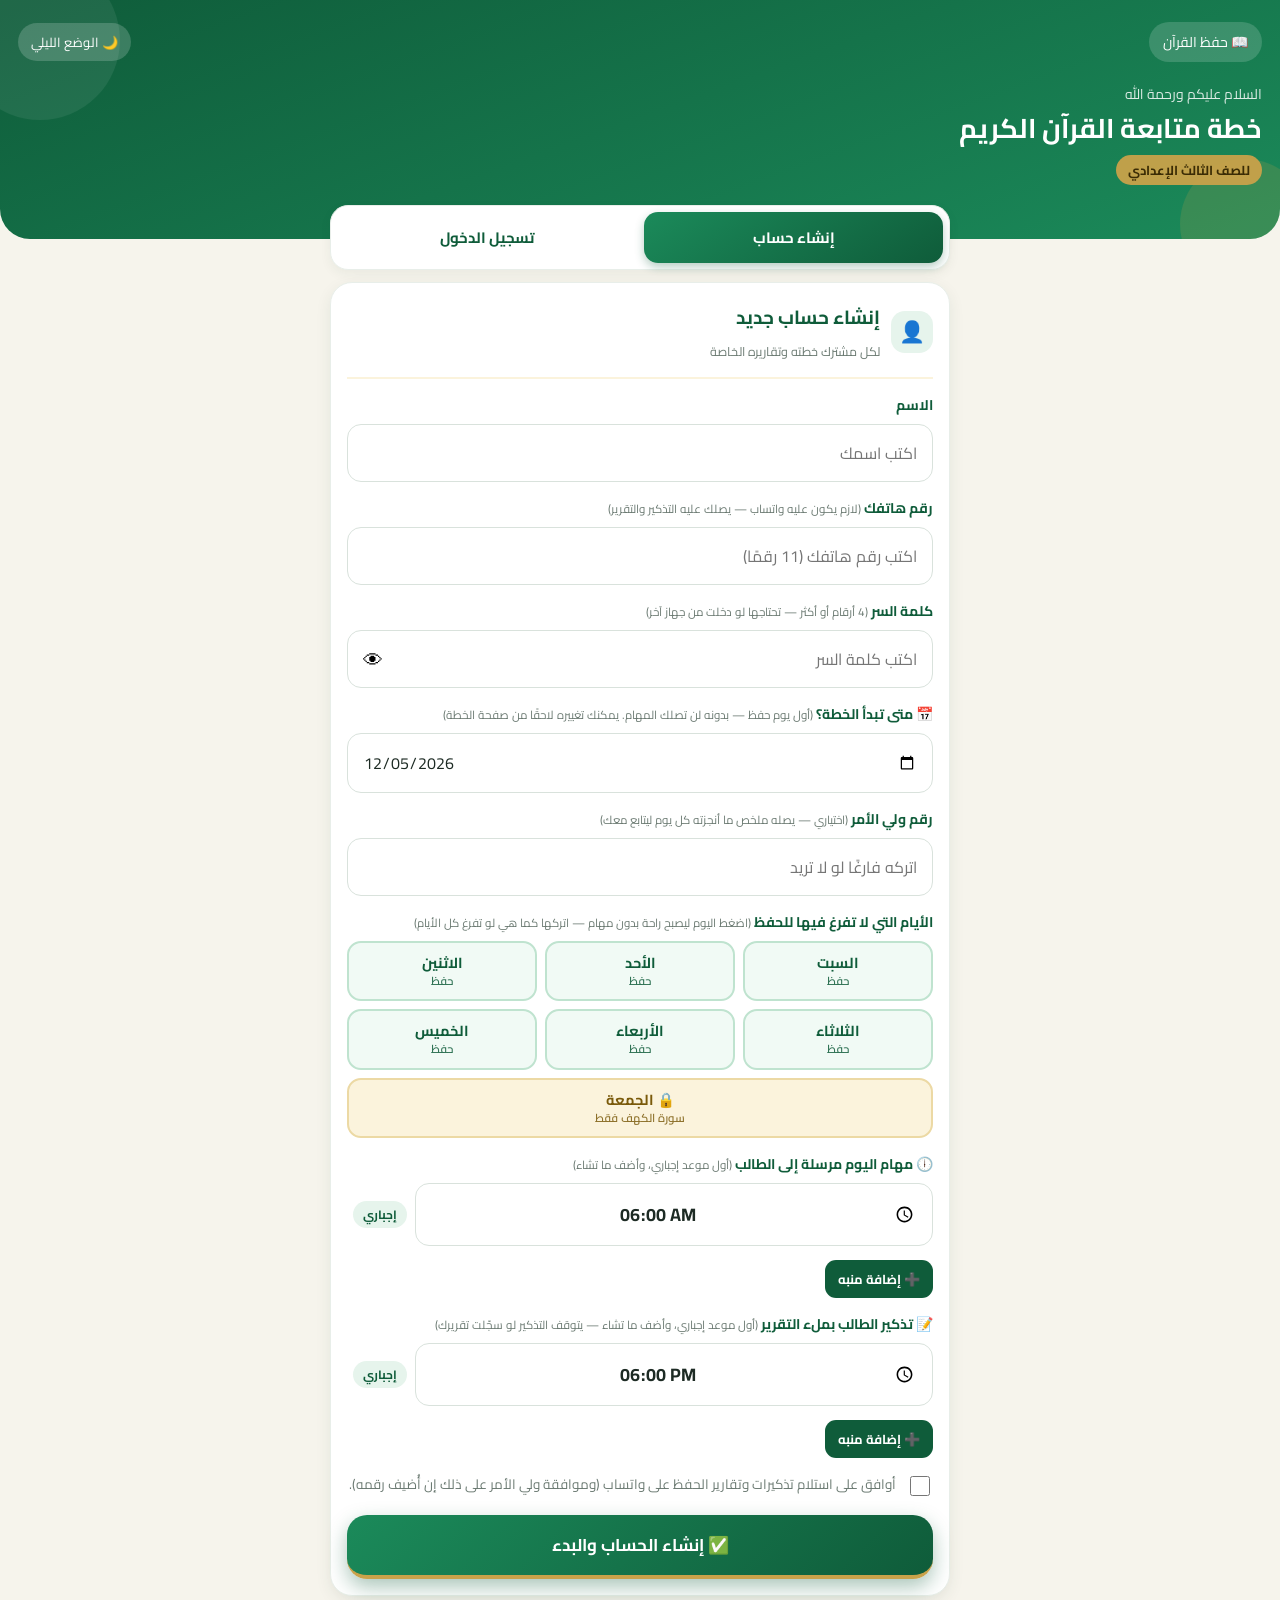
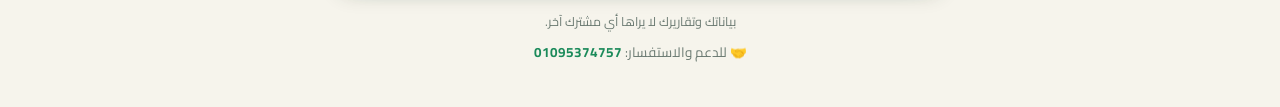
<file: report.html>
<!DOCTYPE html>
<html lang="ar" dir="rtl">
<head>
    <meta charset="UTF-8">
    <meta name="viewport" content="width=device-width, initial-scale=1.0, viewport-fit=cover">
    <meta name="theme-color" content="#0f5c3a">
    <title>تقرير اليوم</title>
    <link rel="stylesheet" href="https://fonts.googleapis.com/css2?family=Cairo:wght@400;600;700&display=swap" media="print" onload="this.media='all'">
    <link rel="stylesheet" href="style.css">
</head>
<body>

    <header class="top">
        <div class="top-row">
            <a class="back" href="index.html">‹ الرئيسية</a>
            <button id="themeButton" class="theme-button">🌙 الوضع الليلي</button>
        </div>
        <div class="hello">
            <small>📝 تقرير اليوم</small>
            <h1 id="hTitle">جاري التحميل...</h1>
            <span class="gold" id="hSub"> </span>
        </div>
    </header>

    <main class="wrap" id="app">
        <div class="box loading">⏳ جاري تحميل بيانات اليوم...</div>
    </main>

    <script src="engine.js"></script>
    <script>
    (function () {
      QT.applyTheme();
      QT.bindThemeButton("themeButton");
      var $ = function (id) { return document.getElementById(id); };
      var rdate = "", edit = false;
      QT.init(function () {
        rdate = QT.getParam("d");
        if (!QT.isYmd(rdate)) rdate = QT.defaultReportDate();
        edit = QT.getParam("edit") === "1";
        QT.openReport($("app"), rdate, {
          edit: edit,
          setTitle: function (t) { $("hTitle").innerHTML = t; },
          setSub: function (s) { $("hSub").innerHTML = s || " "; }
        });
      }, 0, function (ok, changed) {
        // لو اتضح من الخادم أن تقرير هذا اليوم أُرسل من جهاز آخر: ننتقل لصفحة التقدم
        var st = QT.getState();
        if (changed && !edit && st && QT.reportOf(st, rdate)) window.location.replace("success.html?d=" + rdate);
      });
    })();
    </script>
</body>
</html>
</file>
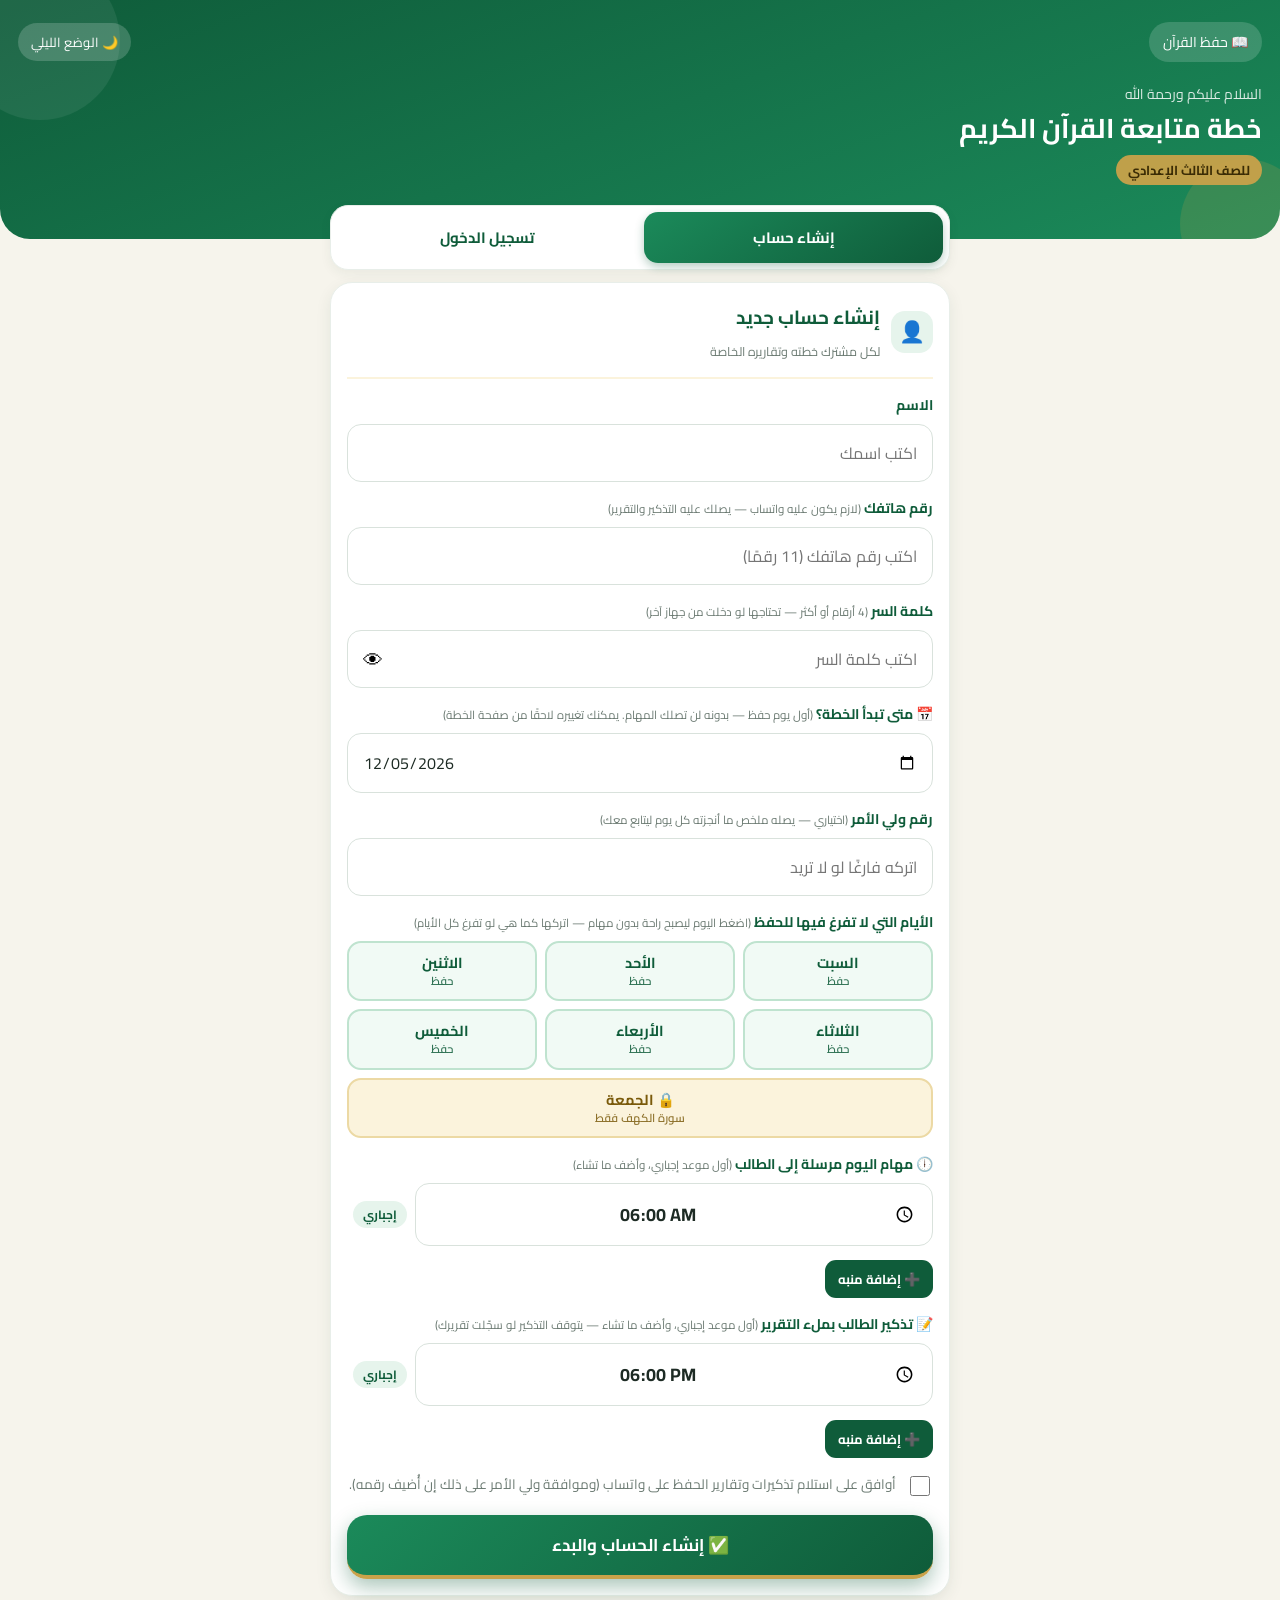
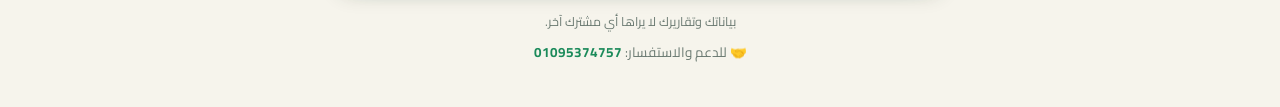
<file: settings.html>
<!DOCTYPE html>
<html lang="ar" dir="rtl">
<head>
    <meta charset="UTF-8">
    <meta name="viewport" content="width=device-width, initial-scale=1.0, viewport-fit=cover">
    <meta name="theme-color" content="#0f5c3a">
    <title>الإعدادات</title>
    <link rel="stylesheet" href="https://fonts.googleapis.com/css2?family=Cairo:wght@400;600;700&display=swap" media="print" onload="this.media='all'">
    <link rel="stylesheet" href="style.css">
</head>
<body>

    <header class="top">
        <div class="top-row">
            <a class="back" href="index.html">‹ الرئيسية</a>
            <button id="themeButton" class="theme-button">🌙 الوضع الليلي</button>
        </div>
        <div class="hello">
            <small>⚙️ الإعدادات</small>
            <h1 id="hName">حسابي</h1>
            <span class="gold" id="hPhone"> </span>
        </div>
    </header>

    <main class="wrap" id="app">

        <section class="box">
            <div class="box-h"><div class="ico">👤</div><div><h3>الاسم</h3></div></div>
            <input class="input" id="sName" type="text">
            <button type="button" class="btn small" id="saveName" style="margin-top:10px">💾 حفظ الاسم</button>
        </section>

        <section class="box">
            <div class="box-h"><div class="ico">📱</div><div><h3>رقم الهاتف</h3><small>تصلك عليه الرسائل (لازم يكون عليه واتساب)</small></div></div>
            <input class="input" id="sPhone" type="tel" inputmode="numeric" maxlength="14" placeholder="اكتب رقم هاتفك" style="direction:ltr;text-align:right">
            <label class="lbl" for="sPhonePw">كلمة السر الحالية <small>(مطلوبة لتغيير الرقم)</small></label>
            <div class="pwwrap"><input class="input" id="sPhonePw" type="password" placeholder="كلمة السر الحالية"><button type="button">👁</button></div>
            <button type="button" class="btn small" id="savePhone" style="margin-top:10px">💾 تغيير الرقم</button>
        </section>

        <section class="box">
            <div class="box-h"><div class="ico">👪</div><div><h3>رقم ولي الأمر</h3><small>اختياري — يصله ملخص ما أنجزته كل يوم ليتابع معك</small></div></div>
            <input class="input" id="sGuardian" type="tel" inputmode="numeric" maxlength="14" placeholder="اتركه فارغًا لإيقاف الإرسال" style="direction:ltr;text-align:right">
            <button type="button" class="btn small" id="saveGuardian" style="margin-top:10px">💾 حفظ رقم ولي الأمر</button>
        </section>

        <section class="box">
            <div class="box-h"><div class="ico">🕕</div><div><h3>مهام اليوم مرسلة إلى الطالب</h3><small>أول موعد إجباري وأضف ما تشاء</small></div></div>
            <div id="sTs"></div>
            <button type="button" class="btn small" id="saveTs" style="margin-top:10px">💾 حفظ المواعيد</button>
        </section>

        <section class="box" id="tgSection">
            <div class="box-h"><div class="ico">👪</div><div><h3>مهام اليوم مرسلة إلى ولي الأمر</h3><small>أول موعد إجباري وأضف ما تشاء (تظهر بعد إضافة رقم ولي الأمر)</small></div></div>
            <div id="sTg"></div>
            <button type="button" class="btn small" id="saveTg" style="margin-top:10px">💾 حفظ المواعيد</button>
        </section>

        <section class="box">
            <div class="box-h"><div class="ico">📝</div><div><h3>تذكير الطالب بملء التقرير</h3><small>أول موعد إجباري وأضف ما تشاء — يتوقف التذكير لو سجّلت تقريرك</small></div></div>
            <div id="sRem"></div>
            <button type="button" class="btn small" id="saveRem" style="margin-top:10px">💾 حفظ المواعيد</button>
        </section>

        <section class="box">
            <div class="box-h"><div class="ico">🗓️</div><div><h3>أيام الراحة</h3><small>اضغط اليوم الذي لا تحفظ فيه</small></div></div>
            <div class="daychips" id="restChips"></div>
            <button type="button" class="btn small" id="saveRest" style="margin-top:10px">💾 حفظ أيام الراحة</button>
        </section>

        <section class="box">
            <div class="box-h"><div class="ico">🔐</div><div><h3>كلمة السر</h3></div></div>
            <label class="lbl" for="oldPw">كلمة السر القديمة</label>
            <div class="pwwrap"><input class="input" id="oldPw" type="password" placeholder="كلمة السر القديمة"><button type="button">👁</button></div>
            <label class="lbl" for="newPw">كلمة السر الجديدة</label>
            <div class="pwwrap"><input class="input" id="newPw" type="password" placeholder="4 أرقام أو أكثر"><button type="button">👁</button></div>
            <button type="button" class="btn small" id="savePw" style="margin-top:10px">💾 تغيير كلمة السر</button>
            <button type="button" class="linkbtn" id="forgotOld">نسيت كلمة السر القديمة؟</button>
            <div class="reset" id="resetBox" style="display:none">
                <div class="muted">سنرسل رمزًا من 6 أرقام على واتساب على رقمك المسجّل للتأكد أنه حسابك.</div>
                <button type="button" class="btn small" id="sendCode" style="margin-top:8px">📲 إرسال الرمز</button>
                <div id="codePart" style="display:none">
                    <label class="lbl" for="rCode">الرمز الذي وصلك</label>
                    <input class="input" id="rCode" type="tel" inputmode="numeric" maxlength="6" placeholder="6 أرقام" style="direction:ltr;text-align:center;letter-spacing:4px">
                    <label class="lbl" for="rNew">كلمة السر الجديدة</label>
                    <div class="pwwrap"><input class="input" id="rNew" type="password" placeholder="كلمة السر الجديدة"><button type="button">👁</button></div>
                    <button type="button" class="btn small" id="confirmCode" style="margin-top:10px">✅ تأكيد</button>
                </div>
                <div id="resetMsg"></div>
            </div>
        </section>

        <section class="box">
            <div class="box-h"><div class="ico">📖</div><div><h3>التعليمات</h3></div></div>
            <a class="btn" href="onboarding.html" style="display:block;text-align:center">شاهد التعليمات من جديد</a>
            <button type="button" class="btn red" id="logoutBtn" style="width:100%;margin-top:12px;padding:13px">🚪 تسجيل الخروج</button>
        </section>
    </main>

    <script src="engine.js"></script>
    <script>
    (function () {
      QT.applyTheme();
      QT.bindThemeButton("themeButton");
      QT.bindEyes();
      var $ = function (id) { return document.getElementById(id); };
      var PHONE_ERR = "رقم الهاتف لازم يكون 11 رقمًا ويبدأ بـ 010 أو 011 أو 012 أو 015.";
      var DAYS = [[6, "السبت"], [0, "الأحد"], [1, "الاثنين"], [2, "الثلاثاء"], [3, "الأربعاء"], [4, "الخميس"]], restSel = {}, rem = null, remS = null, remG = null;

      function local(p) { return p && p.indexOf("20") === 0 ? "0" + p.substring(2) : (p || ""); }
      function fill() {
        var ss = QT.session(); if (!ss) return;
        $("hName").innerHTML = QT.esc(ss.name); $("hPhone").innerHTML = local(ss.phone);
        $("sName").value = ss.name; $("sPhone").value = local(ss.phone); $("sGuardian").value = local(ss.guardian);
        restSel = {}; var cur = QT.rest(), i; for (i = 0; i < cur.length; i++) restSel[cur[i]] = 1;
        drawDays();
        rem = QT.mountReminders($("sRem"), ss.reminders && ss.reminders.length ? ss.reminders : ["18:00"]);
        remS = QT.mountReminders($("sTs"), ss.tasksStudent && ss.tasksStudent.length ? ss.tasksStudent : ["06:00"]);
        remG = QT.mountReminders($("sTg"), ss.tasksGuardian && ss.tasksGuardian.length ? ss.tasksGuardian : ["06:00"]);
        $("tgSection").style.display = ss.guardian ? "block" : "none";
      }
      function drawDays() {
        var h = "";
        for (var i = 0; i < DAYS.length; i++) h += '<button type="button" class="daychip' + (restSel[DAYS[i][0]] ? " off" : "") + '" data-d="' + DAYS[i][0] + '">' + DAYS[i][1] + '<small>' + (restSel[DAYS[i][0]] ? "راحة" : "حفظ") + '</small></button>';
        h += '<div class="daychip fri">الجمعة<small>سورة الكهف فقط</small></div>';
        $("restChips").innerHTML = h;
      }
      $("restChips").onclick = function (ev) {
        ev = ev || window.event; var t = ev.target || ev.srcElement;
        while (t && t !== this && !(t.getAttribute && t.getAttribute("data-d"))) t = t.parentNode;
        if (!t || t === this) return;
        var n = Number(t.getAttribute("data-d")); if (restSel[n]) delete restSel[n]; else restSel[n] = 1; drawDays();
      };

      function save(payload, okMsg, after) {
        QT.toast("⏳ جاري الحفظ...", "");
        QT.updateProfile(payload, function (ok, res, meta) {
          if (!ok) { QT.toast("❌ لم يُحفظ: " + String(res), "err2"); fill(); return; }
          fill(); if (after) after();
          if (meta && meta.pending) QT.toast("⚠️ حُفظ على هذا الجهاز ولم يصل للخادم بعد — سيُعاد إرساله تلقائيًا", "");
          else QT.toast(okMsg.replace(/ ✅$/, "") + " ✅ (تم التأكد من الخادم)", "ok2");
        });
      }
      $("saveName").onclick = function () {
        var n = $("sName").value.replace(/^\s+|\s+$/g, ""); if (n.length < 2) { QT.toast("اكتب اسمك", "err2"); return; }
        save({ name: n }, "تم حفظ الاسم ✅");
      };
      $("savePhone").onclick = function () {
        var p = $("sPhone").value; if (!QT.normPhone(p)) { QT.toast(PHONE_ERR, "err2"); return; }
        if (QT.normPhone(p) === QT.session().phone) { QT.toast("هذا هو رقمك الحالي", "err2"); return; }
        if (!$("sPhonePw").value) { QT.toast("اكتب كلمة السر الحالية لتغيير الرقم", "err2"); return; }
        save({ phone: p, password: $("sPhonePw").value }, "تم تغيير الرقم ✅ (ستصلك الرسائل عليه الآن)", function () { $("sPhonePw").value = ""; });
      };
      $("saveGuardian").onclick = function () {
        var g = $("sGuardian").value.replace(/\s/g, "");
        if (g && !QT.normPhone(g)) { QT.toast("رقم ولي الأمر: " + PHONE_ERR, "err2"); return; }
        save({ guardian: g }, g ? "تم حفظ رقم ولي الأمر ✅" : "تم إيقاف الإرسال لولي الأمر");
      };
      function timesOk(t) { for (var i = 0; i < t.length; i++) if (!/^([01]\d|2[0-3]):[0-5]\d$/.test(t[i] || "")) return false; return t.length > 0; }
      $("saveRem").onclick = function () {
        var t = rem.get(); if (!timesOk(t)) { QT.toast("تأكد أن كل المواعيد مكتملة", "err2"); return; }
        save({ reminders: t }, "تم حفظ مواعيد تذكير التقرير ✅");
      };
      $("saveTs").onclick = function () {
        var t = remS.get(); if (!timesOk(t)) { QT.toast("تأكد أن كل المواعيد مكتملة", "err2"); return; }
        save({ tasksStudent: t }, "تم حفظ مواعيد مهام الطالب ✅");
      };
      $("saveTg").onclick = function () {
        var t = remG.get(); if (!timesOk(t)) { QT.toast("تأكد أن كل المواعيد مكتملة", "err2"); return; }
        save({ tasksGuardian: t }, "تم حفظ مواعيد مهام ولي الأمر ✅");
      };
      $("saveRest").onclick = function () {
        var a = [], k; for (k in restSel) if (restSel.hasOwnProperty(k)) a.push(Number(k));
        if (a.length > 5) { QT.toast("اترك يومًا واحدًا على الأقل للحفظ", "err2"); return; }
        if (!window.confirm("تغيير أيام الراحة يعيد توزيع أيام الخطة القادمة. متأكد؟")) return;
        save({ rest: a }, "تم حفظ أيام الراحة ✅");
      };
      $("savePw").onclick = function () {
        if (!$("oldPw").value) { QT.toast("اكتب كلمة السر القديمة", "err2"); return; }
        if ($("newPw").value.length < 4) { QT.toast("كلمة السر الجديدة لا تقل عن 4", "err2"); return; }
        save({ oldPin: $("oldPw").value, newPin: $("newPw").value }, "تم تغيير كلمة السر ✅", function () { $("oldPw").value = ""; $("newPw").value = ""; });
      };

      /* نسيت القديمة: رمز على واتساب ثم كلمة سر جديدة */
      $("forgotOld").onclick = function () { $("resetBox").style.display = $("resetBox").style.display === "none" ? "block" : "none"; };
      function msg(t, bad) { $("resetMsg").innerHTML = t ? '<div class="' + (bad ? "err" : "ok-msg") + '">' + QT.esc(t) + '</div>' : ""; }
      $("sendCode").onclick = function () {
        msg("⏳ جاري الإرسال...", false);
        QT.resetRequest(local(QT.session().phone), function (ok, m) { msg(m, !ok); if (ok) $("codePart").style.display = "block"; });
      };
      $("confirmCode").onclick = function () {
        var code = $("rCode").value, pin = $("rNew").value;
        if (code.length < 6) { msg("اكتب الرمز المكوّن من 6 أرقام.", true); return; }
        if (pin.length < 4) { msg("كلمة السر الجديدة لا تقل عن 4 أرقام أو حروف.", true); return; }
        QT.resetConfirm(local(QT.session().phone), code, pin, function (ok, m) {
          if (ok) { QT.toast("تم تغيير كلمة السر. سجّل الدخول من جديد.", "ok2"); setTimeout(function () { QT.logout(); }, 1200); }
          else msg(m, true);
        });
      };
      $("logoutBtn").onclick = function () { if (window.confirm("تسجيل الخروج من هذا الجهاز؟ بياناتك محفوظة ويمكنك الدخول لاحقًا.")) QT.logout(); };

      QT.init(function () { fill(); }, 0, function (ok, changed) { if (changed) fill(); });
    })();
    </script>
</body>
</html>
</file>
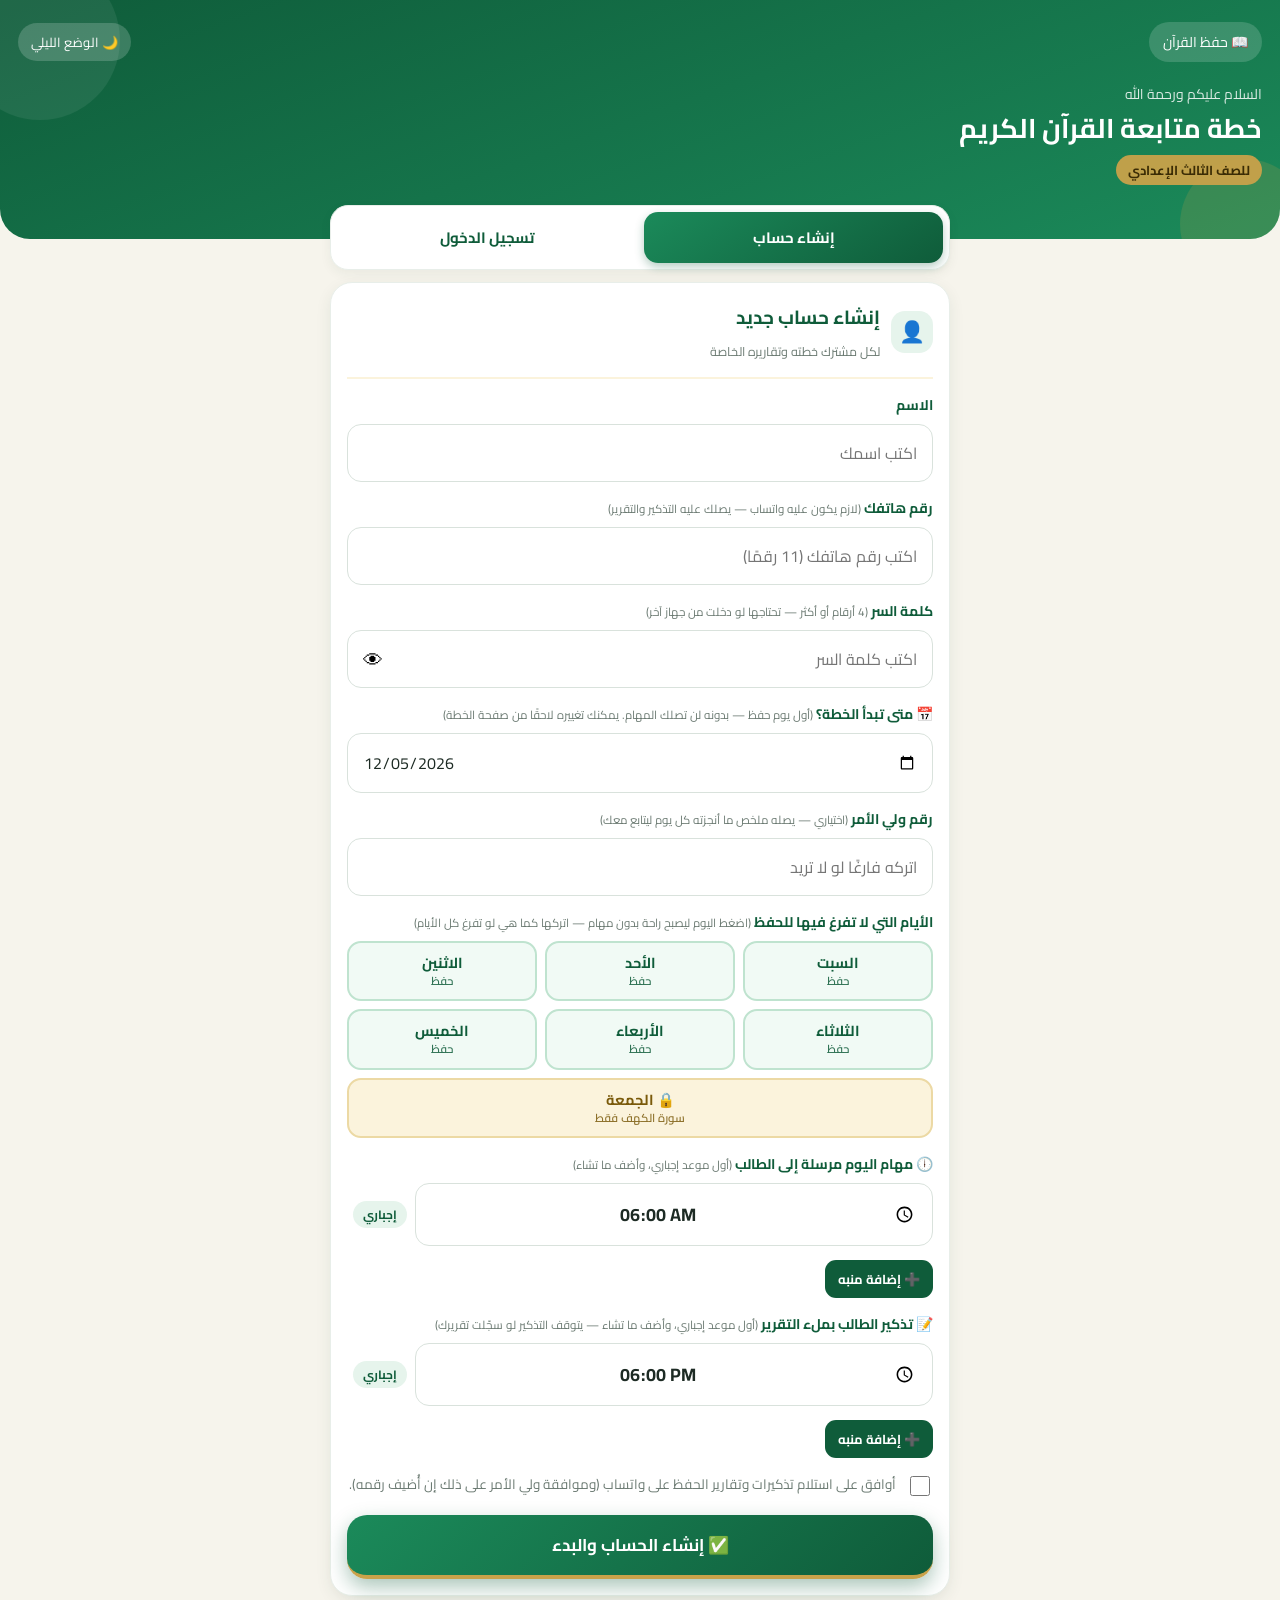
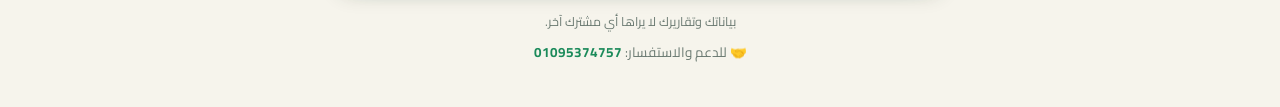
<file: success.html>
<!DOCTYPE html>
<html lang="ar" dir="rtl">
<head>
    <meta charset="UTF-8">
    <meta name="viewport" content="width=device-width, initial-scale=1.0, viewport-fit=cover">
    <meta name="theme-color" content="#0f5c3a">
    <title>التقدم والتشجيع</title>
    <link rel="stylesheet" href="https://fonts.googleapis.com/css2?family=Cairo:wght@400;600;700&display=swap" media="print" onload="this.media='all'">
    <link rel="stylesheet" href="style.css">
    <link rel="stylesheet" href="https://fonts.googleapis.com/css2?family=Cairo:wght@400;600;700&display=swap" media="print" onload="this.media='all'">
</head>
<body class="rp">

    <header class="top">
        <div class="top-row">
            <a class="back" href="index.html">‹ الرئيسية</a>
            <button id="themeButton" class="theme-button">🌙 الوضع الليلي</button>
        </div>
        <div class="hello">
            <small>🌟 التقدم والتشجيع</small>
            <h1>إنجازك اليومي والأسبوعي والشهري</h1>
            <span class="gold">بارك الله في جهدك</span>
        </div>
    </header>

    <main class="wrap" id="app">
        <div class="loading">⏳ جاري التحميل...</div>
    </main>

    <script src="engine.js"></script>
    <script>
    (function () {
      QT.applyTheme();
      QT.bindThemeButton("themeButton");
      var $ = function (id) { return document.getElementById(id); };
      var app = $("app"), esc = QT.esc, M = null, date = "", tab = "day";

      // منع الرجوع لصفحة التقرير بعد الإرسال: نبقى هنا
      try {
        window.history.pushState({ s: 1 }, "", window.location.href);
        window.onpopstate = function () { window.history.pushState({ s: 1 }, "", window.location.href); };
      } catch (e) {}

      function dayHtml(d) {
        if (!d) return '<p class="muted">لا توجد بيانات لهذا التاريخ (قبل البداية أو بعد نهاية الخطة).</p>';
        if (d.isFriday) {
          var k = d.kahf;
          return '<div class="sec f"><h3>🕌 الجمعة — سورة الكهف</h3><div class="line">' + (k ? (k.ok ? "✅ تم" : "❌ لم يتم") : "لم يُسجَّل بعد") + '</div></div>';
        }
        var h = '';
        if (d.status === "today" || d.status === "future") return '<p class="muted">لم يُرسل تقرير هذا اليوم بعد.</p><a class="btn" href="report.html?d=' + d.date + '">📝 املأ التقرير</a>';
        if (d.t) h += '<div class="sec t"><h3>💎 الكنز</h3><div class="line">' + esc(QT.tSummary(d)) + '</div>' + segList(d) + '</div>';
        if (d.nw) h += '<div class="sec n"><h3>📖 الجديد</h3><div class="line">' + esc(QT.nSummary(d)) + '</div><div class="line muted">ربع ' + d.nw.q + ' · المطلوب من آية ' + d.nw.from + ' إلى ' + d.nw.to + '</div></div>';
        if (d.fx) h += '<div class="sec f"><h3>🔄 التثبيت</h3><div class="line">' + esc(QT.fSummary(d)) + ' · ' + esc(QT.fxText(d)) + '</div></div>';

        var notes = '';
        if (d.t && (d.t.st === 'partial' || d.t.st === 'none') || d.nw && (d.nw.st === 'partial' || d.nw.st === 'none')) notes = '<div class="note-comp" style="color:#a8590b">↪️ ما لم يُنجَز اليوم رُحِّل لليوم التالي.</div>';
        return h + notes;
      }
      function segList(d) {
        var h = '';
        for (var i = 0; i < d.t.segs.length; i++) h += '<div class="line muted">' + esc(QT.segFull(d.t.segs[i])) + '</div>';
        return h;
      }

      function draw() {
        var st = QT.getState();
        var d = M ? M.byDate[date] : null;
        var h = '';
        h += '<div class="bigmsg" id="enc">' + esc(d && !d.isFriday ? QT.encourage(d) : "بارك الله فيك، استمر على بركة الله 🌿") + '</div>';
        h += '<div class="card"><div class="row" style="justify-content:space-between"><b>📅 ' + QT.prettyDate(date) + (d && !d.isFriday ? ' · اليوم ' + d.n : '') + '</b>' +
             '<input type="date" id="dpick" class="input" style="max-width:190px" value="' + date + '"></div></div>';
        h += '<div class="tabs"><button class="tab' + (tab === "day" ? " on" : "") + '" data-tab="day">اليومي</button>' +
             '<button class="tab' + (tab === "week" ? " on" : "") + '" data-tab="week">الأسبوعي</button>' +
             '<button class="tab' + (tab === "month" ? " on" : "") + '" data-tab="month">الشهري</button></div>';
        h += '<div class="card">';
        if (tab === "day") h += dayHtml(d);
        if (tab === "week") {
          var w = QT.weekStats(M, date);
          h += '<h2>📆 الأسبوع من ' + QT.shortDate(w.from) + ' إلى ' + QT.shortDate(w.to) + '</h2><p class="muted">أيام الحفظ: السبت والاثنين والثلاثاء والخميس (الجمعة والأحد والأربعاء خارج الحساب)</p>' +
               kv("الأيام الناقصة", w.missed) + kv("💎 الكنز — مرات الزيادة", w.tExtra) + kv("💎 الكنز — مرات النقصان", w.tLess) +
               kv("📖 الجديد — مرات الزيادة", w.nExtra) + kv("📖 الجديد — مرات النقصان", w.nLess);
        }
        if (tab === "month") {
          var mo = QT.monthStats(M, date);
          h += '<h2>🗓️ ' + QT.MONTHS[Number(mo.ym.slice(5, 7)) - 1] + ' ' + mo.ym.slice(0, 4) + '</h2>' + kv("الأيام الناقصة هذا الشهر", mo.missed) + kv("أيام الحفظ المحسوبة", mo.days);
        }
        h += '</div>';
        var canEdit = d && !d.isFriday && QT.reportOf(st, date);
        if (canEdit) h += '<a class="btn blue" style="display:block;text-align:center;margin-bottom:12px;padding:14px" href="report.html?d=' + date + '&edit=1">✏️ إعادة الإرسال (تعديل التقرير)</a>';
        h += '<nav class="navbar"><a href="plan.html"><span>📋</span>الخطة</a><a href="index.html"><span>🏠</span>الرئيسية</a><a href="report.html?d=' + date + '"><span>📝</span>التقرير</a></nav>';
        app.innerHTML = h;
      }
      function kv(a, b) { return '<div class="kv"><span>' + a + '</span><strong>' + b + '</strong></div>'; }

      app.onclick = function (ev) {
        ev = ev || window.event; var t = ev.target || ev.srcElement;
        var tb = t.getAttribute && t.getAttribute("data-tab");
        if (tb) { tab = tb; draw(); }
      };
      app.onchange = function (ev) {
        ev = ev || window.event; var t = ev.target || ev.srcElement;
        if (t.id === "dpick" && QT.isYmd(t.value)) { date = t.value; draw(); }
      };

      QT.init(function () {
        var st = QT.getState();
        date = QT.getParam("d");
        if (!QT.isYmd(date)) date = QT.todayStr();
        if (!st.start) { app.innerHTML = '<div class="card"><h2>📅 حدّد تاريخ بداية الخطة أولًا</h2><a class="btn" href="index.html">الرئيسية</a></div>'; return; }
        M = QT.compute(st, QT.todayStr());
        draw();
      }, 0, function (ok, changed) {
        if (changed) { M = QT.compute(QT.getState(), QT.todayStr()); draw(); }
      });
    })();
    </script>
</body>
</html>
</file>
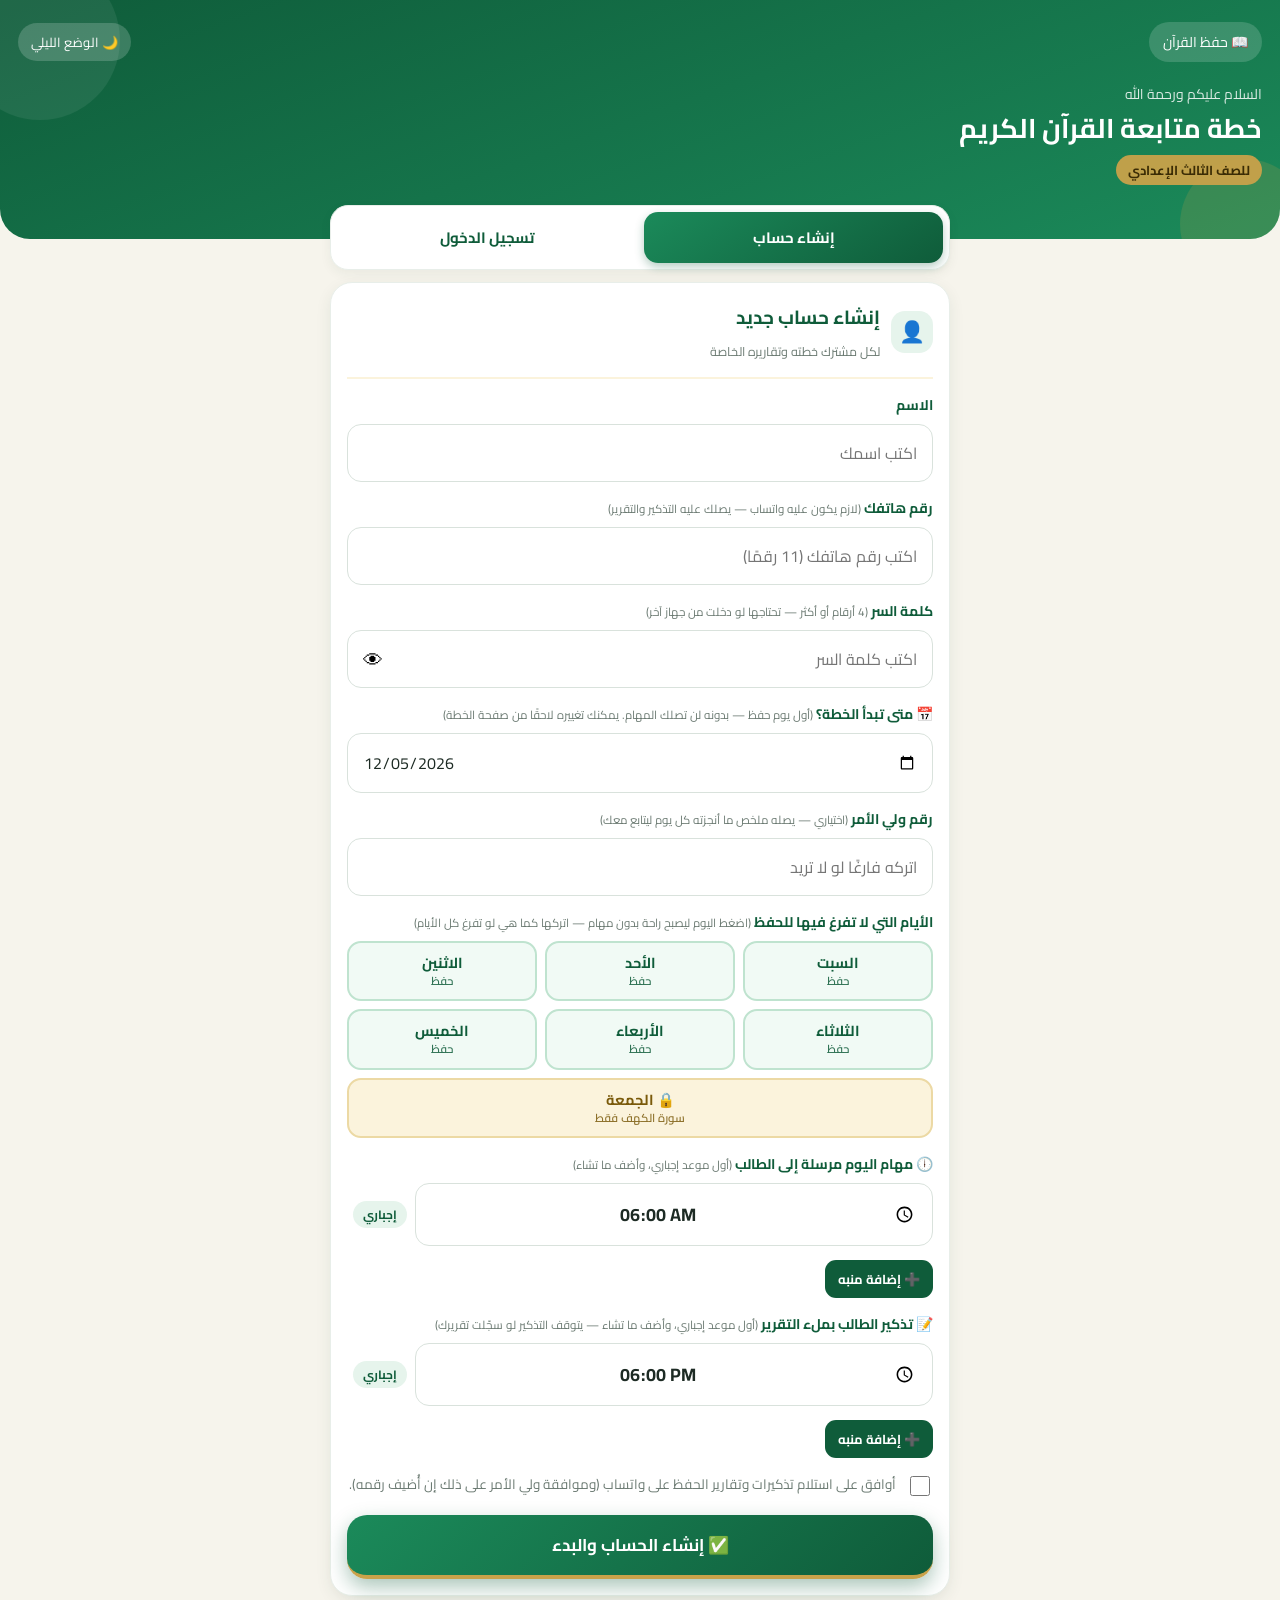
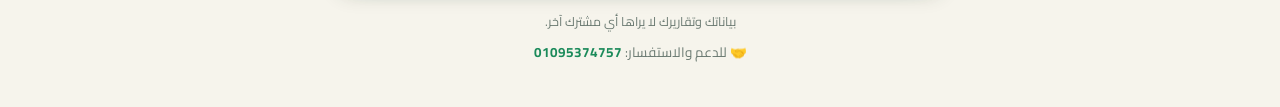
<file: today.html>
<!DOCTYPE html>
<html lang="ar" dir="rtl">
<head>
    <meta charset="UTF-8">
    <meta name="viewport" content="width=device-width, initial-scale=1.0, viewport-fit=cover">
    <meta name="theme-color" content="#0f5c3a">
    <title>مهام اليوم</title>
    <link rel="stylesheet" href="https://fonts.googleapis.com/css2?family=Cairo:wght@400;600;700&display=swap" media="print" onload="this.media='all'">
    <link rel="stylesheet" href="style.css">
</head>
<body>

    <header class="top">
        <div class="top-row">
            <a class="back" href="index.html">‹ الرئيسية</a>
            <button id="themeButton" class="theme-button">🌙 الوضع الليلي</button>
        </div>
        <div class="hello">
            <small>📋 مهام اليوم</small>
            <h1 id="hTitle">جاري التحميل...</h1>
            <span class="gold" id="hSub"> </span>
        </div>
    </header>

    <main class="wrap" id="app">
        <div class="box loading">⏳ جاري تحميل مهام اليوم...</div>
    </main>

    <script src="engine.js"></script>
    <script>
    (function () {
      QT.applyTheme();
      QT.bindThemeButton("themeButton");
      var $ = function (id) { return document.getElementById(id); };
      var esc = QT.esc, app = $("app");

      function head(ic, title, sub) {
        return '<div class="box-h"><div class="ico">' + ic + '</div><div><h3>' + title + '</h3>' + (sub ? '<small>' + sub + '</small>' : '') + '</div></div>';
      }
      function nav(date) {
        return '<nav class="navbar"><a href="plan.html"><span>📋</span>الخطة</a><a href="index.html"><span>🏠</span>الرئيسية</a><a href="success.html?d=' + date + '"><span>📊</span>التقدم</a></nav>';
      }
      function msg(t, s, d) {
        app.innerHTML = '<div class="box msg"><h2>' + t + '</h2><p class="mu">' + s + '</p><a class="btn" href="plan.html">📋 الخطة</a></div>' + nav(d);
      }

      function draw() {
        var st = QT.getState(), date = QT.getParam("d");
        if (!QT.isYmd(date)) date = QT.todayStr();
        $("hSub").innerHTML = QT.prettyDate(date);
        if (!st.start) { $("hTitle").innerHTML = "مهام اليوم"; msg("📅 حدّد تاريخ بداية الخطة أولًا", "افتح الصفحة الرئيسية واختر تاريخ البداية.", date); return; }
        if (QT.isYmd(QT_CONFIG.NEW_PLAN_START) && date >= QT_CONFIG.NEW_PLAN_START && !st.base) { $("hTitle").innerHTML = "مهام اليوم"; msg("📍 حدّد وين وصلت أولًا", "افتح الصفحة الرئيسية وجاوب: كم ربعًا أنهيت في الكنز؟ وآخر آية حفظتها في الجديد؟ وبعدها تظهر مهامك الصحيحة.", date); return; }
        var M = QT.compute(st, QT.todayStr()), d = M.byDate[date];
        if (QT.isRest(date)) { $("hTitle").innerHTML = "يوم راحة 🌿"; msg("🌿 يوم راحة", "لا توجد مهام اليوم. تقبّل الله منك.", date); return; }
        if (date < st.start || !d) { $("hTitle").innerHTML = "مهام اليوم"; msg("لا توجد مهام في هذا التاريخ", "هذا اليوم قبل بداية الخطة أو بعد نهايتها.", date); return; }
        if (d.isFriday) {
          $("hTitle").innerHTML = "يوم الجمعة 🕌";
          app.innerHTML = '<section class="box f">' + head("🕌", "سورة الكهف", "قراءة أو تسميع") +
            '<div class="item">اقرأ سورة الكهف أو سمّعها اليوم.</div>' +
            '<a class="send" style="display:block;text-align:center;text-decoration:none" href="report.html?d=' + date + '">🕌 تقرير الجمعة</a></section>' + nav(date);
          return;
        }
        $("hTitle").innerHTML = "اليوم " + d.n;
        var h = '', i, done = (d.status === "done" || d.status === "compensated");
        h += '<div class="steps"><b>' + (done ? "✅ تم تسجيل تقرير اليوم" : "لم يُسجَّل تقرير اليوم بعد") + '</b></div>';
        if (d.nw) {
          var q = d.nw.qi;
          if (d.nw.plan) {
            h += '<section class="box n">' + head("📖", "الجديد", "خطة الجديد للترم الأول · سورة المائدة") +
                 '<div class="item"><span class="pill g">اليوم ' + d.nw.k + ' من 25</span><span class="name">من آية ' + d.nw.from + ' إلى آية ' + d.nw.to + '</span> <span class="mu">(' + d.nw.cnt + ' آيات)</span></div></section>';
          } else {
          h += '<section class="box n">' + head("📖", "الجديد", "سورة المائدة · اليوم " + (d.nw.ph === "A" ? "الأول" : "الثاني") + " من الربع") +
               '<div class="item"><span class="pill g">ربع ' + q.q + '</span><span class="name">من آية ' + d.nw.from + ' إلى آية ' + d.nw.to + '</span> <span class="mu">(' + d.nw.cnt + ' آيات)</span>' +
               '<br><span class="mu">الربع يبدأ بـ</span> <span class="ph">«' + esc(q.ph) + '»</span></div></section>';
          }
        }
        if (d.t) {
          h += '<section class="box t">' + head("💎", "الكنز", "المطلوب اليوم: " + QT.fmtU(d.t.req) + " ربع");
          for (i = 0; i < d.t.segs.length; i++) {
            var sg = d.t.segs[i], inf = sg.info;
            h += '<div class="item"><span class="pill">ربع ' + sg.u + '</span><span class="name">' + esc(inf.title) + '</span>';
            if (!sg.whole) h += ' <span class="tag">' + (sg.a === 0 ? "أول " : sg.b === 12 ? "آخر " : "جزء ") + QT.fmtU(sg.b - sg.a) + '</span>';
            if (inf.sub && inf.sub !== "كاملة") h += '<br><span class="mu">يبدأ بـ</span> <span class="ph">«' + esc(inf.sub) + '»</span>';
            if (inf.ayat) h += ' <span class="mu">(آيات ' + inf.ayat + ')</span>';
            if (inf.parts.length > 2) h += '<br><span class="mu">' + esc(inf.parts.map(function (p) { return p[0]; }).join("، ")) + '</span>';
            h += '</div>';
          }
          h += '</section>';
        }
        if (d.fx) {
          h += '<section class="box f">' + head("🔄", "التثبيت", "مراجعة من المائدة");
          var fit = QT.fxItems(d);
          for (i = 0; i < fit.length; i++) {
            h += '<div class="item"><span class="pill g">' + fit[i].label + '</span><span class="name">من آية ' + fit[i].s + ' إلى ' + fit[i].e + '</span>' + (fit[i].ph ? '<br><span class="mu">يبدأ بـ</span> <span class="ph">«' + esc(fit[i].ph) + '»</span>' : '') + '</div>';
          }
          h += '</section>';
        }
        if (!d.nw && !d.t && !d.fx) h += '<section class="box"><div class="item">لا توجد مهام لهذا اليوم.</div></section>';
        h += '<div class="dock"><a class="send" style="display:block;text-align:center;text-decoration:none" href="report.html?d=' + date + (done ? "&edit=1" : "") + '">' + (done ? "✏️ تعديل تقرير اليوم" : "📝 سجّل تقرير اليوم") + '</a></div>';
        h += nav(date);
        app.innerHTML = h;
      }

      QT.init(function () { draw(); }, 0, function (ok, changed) { if (changed) draw(); });
    })();
    </script>
</body>
</html>
</file>
<file: style.css>
/* =====================================================================
   style.css — التصميم المشترك لكل الصفحات (أخضر قرآني + ذهبي هادئ)
   ===================================================================== */
:root { --g1:#0f5c3a; --g2:#1b8a5a; --g3:#e6f4ec; --gold:#c9a24a; --gold2:#fbf3dc; --ink:#1d2b24; --mut:#6b7a72; --line:#e8eee9; --card:#ffffff; --bg:#f6f4ec; --soft:#fafbf9;
        --c-full:#1b8a5a; --c-extra:#b7861f; --c-partial:#d9822b; --c-none:#c0453a; }
* { box-sizing: border-box; }
body { margin: 0; font-family: "Cairo", Tahoma, Arial, sans-serif; background: var(--bg); color: var(--ink); direction: rtl; padding-bottom: 20px; transition: background .3s, color .3s; }
button { font-family: inherit; cursor: pointer; border: none; }
a { color: inherit; text-decoration: none; }
input { font-family: inherit; }

/* ---------- الهيدر ---------- */
.top { background: linear-gradient(160deg, var(--g1), var(--g2)); color: #fff; padding: 22px 18px 54px; border-radius: 0 0 30px 30px; position: relative; overflow: hidden; }
.top:before { content: ""; position: absolute; left: -40px; top: -40px; width: 160px; height: 160px; border-radius: 50%; background: rgba(255,255,255,.07); }
.top:after { content: ""; position: absolute; right: -30px; bottom: -50px; width: 130px; height: 130px; border-radius: 50%; background: rgba(201,162,74,.18); }
.top-row { display: flex; justify-content: space-between; align-items: center; position: relative; z-index: 1; gap: 10px; }
.back { color: #fff; background: rgba(255,255,255,.16); padding: 7px 14px; border-radius: 20px; font-size: 14px; }
.theme-button { background: rgba(255,255,255,.18); color: #fff; padding: 7px 13px; font-size: 13px; border-radius: 20px; }
.hello { position: relative; z-index: 1; margin-top: 16px; }
.hello small { opacity: .85; font-size: 14px; }
.hello h1 { margin: 2px 0 6px; font-size: 27px; line-height: 1.4; }
.hello .gold { display: inline-block; background: rgba(201,162,74,.95); color: #3b2c05; padding: 3px 12px; border-radius: 20px; font-size: 13px; font-weight: 700; }
.wrap { width: 92%; max-width: 620px; margin: -34px auto 0; position: relative; z-index: 2; }

/* ---------- البطاقات ---------- */
.box, .card { background: var(--card); border-radius: 22px; padding: 16px; margin-bottom: 14px; box-shadow: 0 5px 16px rgba(30,60,45,.08); border: 1px solid var(--line); }
.card h2 { margin: 0 0 10px; font-size: 19px; color: var(--g1); }
.card h3 { color: var(--g1); }
.box-h { display: flex; align-items: center; gap: 11px; margin-bottom: 12px; padding-bottom: 12px; border-bottom: 2px solid var(--gold2); }
.ico { width: 42px; height: 42px; border-radius: 14px; display: flex; align-items: center; justify-content: center; font-size: 21px; background: var(--g3); flex-shrink: 0; }
.box.t .ico { background: #fbf3dc; } .box.f .ico { background: #eaf0fb; }
.box-h h3 { margin: 0; font-size: 19px; color: var(--g1); }
.box-h small { color: var(--mut); font-size: 12.5px; }
.muted, .mu { color: var(--mut); font-size: 13px; }
.hint { font-size: 12.5px; color: var(--mut); margin: 8px 2px 0; }
.loading { text-align: center; padding: 30px 10px; color: var(--mut); }
.row { display: flex; gap: 10px; flex-wrap: wrap; align-items: center; }
.grid2 { display: grid; grid-template-columns: 1fr 1fr; gap: 12px; }
.input { width: 100%; padding: 13px 15px; border: 1px solid #d9e2dc; border-radius: 14px; font-size: 16px; outline: none; background: #fff; color: var(--ink); }
.input:focus { border-color: var(--g2); box-shadow: 0 0 0 3px rgba(27,138,90,.15); }

/* ---------- أزرار عامة ---------- */
.btn { display: inline-block; padding: 11px 18px; border-radius: 14px; background: var(--g1); color: #fff; font-size: 15px; font-weight: 700; }
.btn.blue { background: #2f6fa8; } .btn.gray { background: #7b8a82; } .btn.red { background: var(--c-none); }
.btn.small { padding: 7px 13px; font-size: 13px; border-radius: 11px; }
.btn.gold { background: linear-gradient(135deg, #d1a02f, #a77a14); }

/* ---------- الرئيسية ---------- */
.day-section { display: flex; justify-content: space-between; align-items: center; gap: 14px; background: var(--card); border-radius: 22px; padding: 18px; margin-bottom: 14px; box-shadow: 0 5px 16px rgba(30,60,45,.08); border: 1px solid var(--line); border-right: 6px solid var(--gold); }
.day-section h2 { margin: 4px 0; color: var(--g1); font-size: 23px; }
.day-section p { margin: 4px 0; color: var(--mut); font-size: 14px; }
.small-title { color: var(--mut); font-size: 12.5px; }
.day-progress { min-width: 86px; text-align: center; background: var(--g3); padding: 12px 8px; border-radius: 16px; }
.day-progress strong { display: block; color: var(--g1); font-size: 23px; }
.navigation-section { display: grid; grid-template-columns: repeat(3, 1fr); gap: 10px; margin-bottom: 14px; }
.nav-btn { display: block; text-align: center; padding: 14px 4px; border-radius: 18px; color: #fff; font-size: 14px; font-weight: 700; background: linear-gradient(145deg, var(--g2), var(--g1)); box-shadow: 0 5px 12px rgba(15,92,58,.25); }
.nav-btn.blue { background: linear-gradient(145deg, #d1a02f, #a77a14); box-shadow: 0 5px 12px rgba(167,122,20,.28); }
.nav-btn.gray { background: linear-gradient(145deg, #4b6358, #33463d); box-shadow: 0 5px 12px rgba(51,70,61,.25); }
.stats { display: grid; grid-template-columns: repeat(3, 1fr); gap: 10px; margin-bottom: 14px; }
.stat-card { background: var(--card); border-radius: 18px; padding: 12px 6px; text-align: center; border: 1px solid var(--line); box-shadow: 0 4px 12px rgba(30,60,45,.07); }
.stat-card span { font-size: 21px; } .stat-card h3 { margin: 4px 0; font-size: 12.5px; color: var(--mut); font-weight: 600; } .stat-card strong { font-size: 22px; color: var(--g1); }
.progress-section, .search-section, .surahs-section, .reminder-section { background: var(--card); border-radius: 22px; padding: 16px; margin-bottom: 14px; box-shadow: 0 5px 16px rgba(30,60,45,.08); border: 1px solid var(--line); }
.progress-section h2, .search-section h2, .surahs-section h2, .reminder-section h2 { margin: 0 0 8px; font-size: 18px; color: var(--g1); }
.section-title { display: flex; justify-content: space-between; align-items: center; gap: 10px; }
.progress-bar { width: 100%; height: 12px; background: var(--g3); border-radius: 20px; overflow: hidden; margin: 12px 0 10px; }
#progressBar, .bar-fill { height: 100%; width: 0%; background: linear-gradient(90deg, var(--g2), var(--gold)); border-radius: 20px; transition: width .4s; }
#progressMessage { text-align: center; color: var(--mut); margin: 0; font-size: 14px; }
#searchInput { width: 100%; padding: 13px 15px; border: 1px solid #d9e2dc; border-radius: 14px; font-size: 16px; outline: none; background: #fff; color: var(--ink); }
#searchInput:focus { border-color: var(--g2); box-shadow: 0 0 0 3px rgba(27,138,90,.15); }
.surah-list { display: grid; grid-template-columns: 1fr; gap: 10px; }
.surah-card { background: var(--soft); border: 1px solid var(--line); border-right: 5px solid #c4cbc7; border-radius: 16px; padding: 13px 14px; }
.surah-number { color: var(--mut); font-size: 12px; margin-bottom: 2px; }
.surah-name { font-size: 19px; font-weight: 700; margin-bottom: 6px; }
.surah-status { font-size: 14px; line-height: 1.7; }
.surah-days { margin-top: 8px; padding-top: 8px; border-top: 1px dashed #dfe6e1; color: var(--mut); font-size: 13px; line-height: 1.8; }
.status-planned { border-right-color: var(--gold); background: #fffbef; }
.status-completed { border-right-color: var(--g2); background: #f0faf4; }
footer { text-align: center; color: var(--mut); padding: 16px; font-size: 13px; }
footer p { margin: 2px 0; }

/* ---------- الخطة والتقدم ---------- */
.badge { display: inline-block; padding: 2px 10px; border-radius: 20px; font-size: 12px; font-weight: 700; background: var(--g3); color: var(--g1); margin-left: 6px; }
.badge.warn { background: var(--gold2); color: #7a5a0b; } .badge.bad { background: #fde3e0; color: #a93228; } .badge.ok { background: #dff5e6; color: #14753f; } .badge.blue { background: #e1eefb; color: #1f5fa3; }
.sec { border: 1px solid var(--line); border-right: 5px solid var(--g2); border-radius: 16px; padding: 13px; margin-bottom: 11px; background: var(--soft); }
.sec.t { border-right-color: var(--gold); } .sec.f { border-right-color: #5b86c4; }
.sec h3 { margin: 0 0 8px; font-size: 17px; color: var(--g1); }
.sec .line { margin: 5px 0; line-height: 1.8; font-size: 15px; }
.sec .num { display: inline-block; min-width: 54px; text-align: center; padding: 1px 10px; border-radius: 14px; background: var(--gold); color: #fff; font-weight: 700; margin-left: 6px; font-size: 12.5px; }
.sec .ph { color: var(--g2); font-weight: 700; }
.err { color: #a93228; background: #fff3f2; border: 1px solid #efc0bb; border-radius: 16px; padding: 11px 14px; margin: 10px 0; font-size: 14px; line-height: 1.9; }
.ok-msg { color: #14753f; background: #e8f7ee; border: 1px solid #bfe3cf; border-radius: 16px; padding: 11px 14px; margin: 10px 0; }
.dayline { display: flex; justify-content: space-between; align-items: center; gap: 10px; padding: 12px 13px; border: 1px solid var(--line); border-radius: 16px; margin-bottom: 9px; background: var(--soft); }
.dayline .meta { flex: 1; min-width: 0; }
.dayline .title { font-weight: 700; font-size: 15px; }
.dayline .sub { color: var(--mut); font-size: 13px; line-height: 1.8; }
.dayline.today { border-color: var(--g2); background: #f0faf4; box-shadow: 0 0 0 2px rgba(27,138,90,.12); }
.dayline.missed { border-color: #efc0bb; background: #fff6f5; }
details.acc { background: var(--card); border-radius: 20px; padding: 2px 16px; margin-bottom: 12px; box-shadow: 0 5px 16px rgba(30,60,45,.08); border: 1px solid var(--line); }
details.acc > summary { cursor: pointer; padding: 15px 0; font-size: 17px; font-weight: 700; color: var(--g1); list-style: none; }
details.acc > summary::-webkit-details-marker { display: none; }
details.acc > summary:after { content: "▾"; float: left; color: var(--gold); }
details.acc[open] > summary:after { content: "▴"; }
details.acc .body { padding-bottom: 14px; }
details.acc h3 { color: var(--g1); font-size: 16px; }
.tabs { display: flex; gap: 8px; margin-bottom: 12px; background: var(--card); padding: 6px; border-radius: 18px; border: 1px solid var(--line); box-shadow: 0 4px 12px rgba(30,60,45,.06); }
.tab { flex: 1; padding: 11px 6px; border-radius: 14px; background: transparent; color: var(--g1); font-size: 15px; font-weight: 700; }
.tab.on { background: linear-gradient(145deg, var(--g2), var(--g1)); color: #fff; box-shadow: 0 4px 10px rgba(15,92,58,.3); }
.bigmsg { text-align: center; font-size: 19px; line-height: 2; padding: 22px 16px; background: linear-gradient(145deg, #f0faf4, var(--gold2)); border-radius: 22px; color: var(--g1); margin-bottom: 14px; border: 1px solid #dcebd8; font-weight: 600; }
.kv { display: flex; justify-content: space-between; gap: 8px; padding: 10px 0; border-bottom: 1px dashed var(--line); font-size: 15px; }
.kv:last-child { border-bottom: none; }
.kv strong { color: var(--g1); }
.note-comp { color: #14753f; font-size: 13px; margin-top: 4px; }
.chips { display: flex; flex-wrap: wrap; gap: 8px; margin-top: 8px; }
.chip { direction: ltr; padding: 9px 14px; border-radius: 14px; background: #fff; color: #6b520f; border: 2px solid #e6dcb8; font-size: 16px; font-weight: 700; }
.chip:active { background: var(--gold); color: #fff; }
.toast { position: fixed; bottom: 22px; left: 50%; transform: translateX(-50%); background: #2c3a33; color: #fff; padding: 12px 20px; border-radius: 16px; opacity: 0; pointer-events: none; transition: opacity .3s; z-index: 60; max-width: 90%; text-align: center; font-size: 14px; }
.toast.show { opacity: 1; } .toast.err2 { background: #a93228; } .toast.ok2 { background: #14753f; }

/* ---------- نموذج التقرير (مشترك بين التقرير والخطة) ---------- */
.steps { background: var(--card); border-radius: 18px; padding: 12px 16px; box-shadow: 0 6px 18px rgba(15,92,58,.12); display: flex; align-items: center; gap: 12px; margin-bottom: 14px; border: 1px solid var(--line); }
.steps .bar { flex: 1; height: 9px; background: var(--g3); border-radius: 10px; overflow: hidden; }
.steps .bar i { display: block; height: 100%; width: 0; background: linear-gradient(90deg, var(--g2), var(--gold)); border-radius: 10px; transition: width .3s; }
.steps b { font-size: 13px; color: var(--g1); white-space: nowrap; }
.item { background: var(--soft); border: 1px solid var(--line); border-radius: 15px; padding: 11px 13px; margin-bottom: 9px; line-height: 1.8; font-size: 15px; }
.pill { display: inline-block; background: var(--gold); color: #fff; padding: 1px 11px; border-radius: 14px; font-size: 12.5px; font-weight: 700; margin-left: 6px; }
.pill.g { background: var(--g2); }
.name { font-weight: 700; font-size: 16.5px; }
.ph { color: var(--g2); font-weight: 700; }
.tag { display: inline-block; background: var(--gold2); color: #7a5a0b; padding: 1px 10px; border-radius: 12px; font-size: 12px; margin-right: 4px; }
.opts { display: grid; grid-template-columns: 1fr 1fr; gap: 10px; margin-top: 12px; }
.opt { position: relative; padding: 14px 8px; border-radius: 16px; font-size: 15.5px; font-weight: 700; background: #fff; border: 2px solid; display: flex; flex-direction: column; align-items: center; gap: 3px; line-height: 1.3; transition: transform .12s, box-shadow .12s; }
.opt span { font-size: 22px; }
.opt.full, .opt.done { color: var(--c-full); border-color: #bfe3cf; background: #f1faf5; }
.opt.extra { color: var(--c-extra); border-color: #ecd9a4; background: #fdf8e8; }
.opt.partial { color: var(--c-partial); border-color: #f3cfa6; background: #fff6ec; }
.opt.none { color: var(--c-none); border-color: #efc0bb; background: #fff3f2; }
.opt.sel { color: #fff; transform: scale(1.02); box-shadow: 0 6px 14px rgba(0,0,0,.18); }
.opt.sel.full, .opt.sel.done { background: linear-gradient(145deg, #1b8a5a, #0f5c3a); border-color: #0f5c3a; }
.opt.sel.extra { background: linear-gradient(145deg, #d1a02f, #a77a14); border-color: #a77a14; }
.opt.sel.partial { background: linear-gradient(145deg, #e8903a, #c26d17); border-color: #c26d17; }
.opt.sel.none { background: linear-gradient(145deg, #d35a4f, #a93228); border-color: #a93228; }
.opt.sel:after { content: "✓"; position: absolute; top: 6px; left: 9px; font-size: 14px; background: rgba(255,255,255,.28); width: 22px; height: 22px; line-height: 22px; border-radius: 50%; }
.opts.two .opt { flex-direction: row; justify-content: center; gap: 8px; }
.opts.two .opt span { font-size: 20px; }
.pick { margin-top: 12px; background: #fcfaf2; border: 1px dashed #e2cf94; border-radius: 16px; padding: 12px; }
.pick h4 { margin: 0 0 9px; font-size: 14.5px; color: #7a5a0b; }
.grid { display: flex; flex-wrap: wrap; gap: 8px; }
.ch { direction: ltr; min-width: 56px; padding: 10px 14px; border-radius: 14px; border: 2px solid #e6dcb8; background: #fff; font-size: 17px; font-weight: 700; color: #6b520f; }
.ch.sel { background: var(--gold); border-color: #a77a14; color: #fff; box-shadow: 0 4px 10px rgba(167,122,20,.35); }
.pick.p { background: #fff8f0; border-color: #f0cba0; } .pick.p h4 { color: #a8590b; }
.pick.p .ch { border-color: #f0d6b8; color: #a8590b; } .pick.p .ch.sel { background: var(--c-partial); border-color: #c26d17; color: #fff; }
.dock { position: sticky; bottom: 0; padding: 10px 0 8px; background: linear-gradient(0deg, var(--bg) 70%, rgba(246,244,236,0)); z-index: 5; }
.send { width: 100%; border: none; padding: 17px; border-radius: 20px; font-size: 19px; font-weight: 700; color: #fff; background: linear-gradient(135deg, var(--g2), var(--g1)); box-shadow: 0 8px 20px rgba(15,92,58,.35); border-bottom: 4px solid var(--gold); }
.send.off { background: #aeb9b3; box-shadow: none; border-bottom-color: #cfd6d2; }
.navbar { display: grid; grid-template-columns: repeat(3, 1fr); gap: 10px; margin: 6px 0 24px; }
.navbar a { text-align: center; padding: 13px 4px; border-radius: 16px; background: #fff; border: 1px solid var(--line); color: var(--g1); font-weight: 700; font-size: 14px; box-shadow: 0 3px 8px rgba(30,60,45,.06); }
.navbar a span { display: block; font-size: 20px; margin-bottom: 2px; }
.msg { text-align: center; padding: 26px 16px; } .msg h2 { color: var(--g1); margin: 0 0 8px; }
.formhost { margin-bottom: 14px; }
.formhost .formbar { display: flex; justify-content: space-between; align-items: center; background: var(--gold2); border: 1px solid #ecd9a4; border-radius: 16px; padding: 10px 14px; margin-bottom: 12px; font-weight: 700; color: #7a5a0b; }

/* ---------- الوضع الليلي ---------- */
body.dark { --card: #1c2420; --line: #2c3833; --g3: #1d3328; --gold2: #2e2915; --ink: #e9efec; --mut: #9fb0a7; --bg: #121715; --soft: #222c27; background: #121715; color: #e9efec; }
body.dark .input, body.dark #searchInput { background: #1b1e1d; color: #fff; border-color: #3a4540; }
body.dark .box-h h3, body.dark .card h2, body.dark .card h3, body.dark .sec h3, body.dark details.acc > summary, body.dark .progress-section h2, body.dark .search-section h2, body.dark .surahs-section h2, body.dark .reminder-section h2, body.dark .day-section h2 { color: #bfe9cf; }
body.dark .opt { background: #1c2420; }
body.dark .opt.full, body.dark .opt.done { background: #17291f; border-color: #2c5a41; } body.dark .opt.extra { background: #2a2512; border-color: #5d4e1c; }
body.dark .opt.partial { background: #2c2015; border-color: #66431c; } body.dark .opt.none { background: #2d1a18; border-color: #66312c; }
body.dark .opt.sel { color: #fff; }
body.dark .opt.sel.full, body.dark .opt.sel.done { background: linear-gradient(145deg, #1b8a5a, #0f5c3a); border-color: #3fbf86; }
body.dark .opt.sel.extra { background: linear-gradient(145deg, #d1a02f, #a77a14); border-color: #f0cf73; }
body.dark .opt.sel.partial { background: linear-gradient(145deg, #e8903a, #c26d17); border-color: #f5b574; }
body.dark .opt.sel.none { background: linear-gradient(145deg, #d35a4f, #a93228); border-color: #f09a92; }
body.dark .pick { background: #25230f; border-color: #5d4e1c; } body.dark .pick.p { background: #2a1e12; border-color: #66431c; }
body.dark .ch, body.dark .chip { background: #1c2420; border-color: #4b4220; color: #e8d9a6; } body.dark .pick.p .ch { border-color: #66431c; color: #f0c698; }
body.dark .ch.sel { background: var(--gold); border-color: #f0cf73; color: #fff; } body.dark .pick.p .ch.sel { background: var(--c-partial); border-color: #f5b574; color: #fff; }
body.dark .navbar a { background: #1c2420; color: #bfe9cf; }
body.dark .dock { background: linear-gradient(0deg, #121715 70%, rgba(18,23,21,0)); }
body.dark .day-progress, body.dark .bigmsg { background: #1c2b21; color: #bfe9cf; border-color: #2c3833; }
body.dark .dayline.today { background: #1c2b21; } body.dark .dayline.missed { background: #2e1f1d; border-color: #66312c; }
body.dark .status-planned { background: #2b2918; } body.dark .status-completed { background: #1c2b21; }
body.dark .tag, body.dark .badge.warn { color: #e8d9a6; } body.dark .badge { color: #bfe9cf; }
body.dark .err { background: #2d1a18; color: #f1a79f; border-color: #66312c; } body.dark .ok-msg { background: #1c2b21; color: #bfe9cf; border-color: #2c5a41; }
body.dark .formbar { color: #e8d9a6; border-color: #5d4e1c; }

@media (min-width: 640px) { .surah-list { grid-template-columns: 1fr 1fr; } }

/* ---------- نافذة التقرير المنزلقة داخل صفحة الخطة ---------- */
.sheet { position: fixed; top: 0; left: 0; right: 0; bottom: 0; background: rgba(15,30,22,.55); z-index: 60; display: none; }
.sheet.open { display: block; }
.sheet-in { position: absolute; left: 0; right: 0; bottom: 0; top: 28px; background: var(--bg); border-radius: 26px 26px 0 0; overflow-y: auto; padding: 0 14px 14px; -webkit-overflow-scrolling: touch; }
.sheet-top { position: sticky; top: 0; z-index: 6; background: linear-gradient(160deg, var(--g1), var(--g2)); color: #fff; margin: 0 -14px 14px; padding: 14px 18px; display: flex; justify-content: space-between; align-items: center; border-radius: 26px 26px 0 0; }
.sheet-top b { font-size: 17px; }
.sheet-top small { display: block; opacity: .85; font-size: 12.5px; }
.sheet-x { background: rgba(255,255,255,.2); color: #fff; width: 38px; height: 38px; border-radius: 50%; font-size: 18px; }
.sheet .steps { margin-top: 0; }
@media (min-width: 640px) { .sheet-in { max-width: 600px; margin: 0 auto; } }

/* ---------- صفحة الحساب ---------- */
.lbl { display: block; font-weight: 700; margin: 13px 0 6px; font-size: 14px; color: var(--g1); }
.lbl small { color: var(--mut); font-weight: 400; }
.consent { display: flex; gap: 10px; align-items: flex-start; margin: 14px 0 4px; font-size: 13.5px; line-height: 1.8; color: var(--mut); }
.consent input { width: 20px; height: 20px; margin-top: 4px; flex-shrink: 0; accent-color: var(--g2); }
.who { background: var(--g3); border-radius: 16px; padding: 12px 14px; margin-bottom: 10px; line-height: 1.9; }
.who b { color: var(--g1); }
body.dark .lbl, body.dark .who b { color: #bfe9cf; }

/* ---------- حلقة التقدم / الأوسمة / أيام الراحة / الدعم / الحركة ---------- */
.ringbox { text-align: center; min-width: 92px; }
.ring { width: 86px; height: 86px; border-radius: 50%; background: #e6f4ec; display: flex; align-items: center; justify-content: center; margin: 0 auto 4px; }
.ring-in { width: 66px; height: 66px; border-radius: 50%; background: var(--card); display: flex; align-items: center; justify-content: center; }
.ring-in strong { color: var(--g1); font-size: 18px; }
.badge-list { display: grid; grid-template-columns: repeat(3, 1fr); gap: 9px; margin-top: 10px; }
.badge-item { text-align: center; padding: 10px 4px; border-radius: 16px; background: var(--soft); border: 1px dashed var(--line); filter: grayscale(1); opacity: .5; }
.badge-item.got { filter: none; opacity: 1; background: linear-gradient(145deg, #fffbef, #f0faf4); border: 1px solid #ecd9a4; box-shadow: 0 3px 8px rgba(167,122,20,.15); }
.badge-item span { display: block; font-size: 26px; }
.badge-item b { display: block; font-size: 13px; color: var(--g1); margin-top: 2px; }
.badge-item small { display: block; font-size: 11px; color: var(--mut); line-height: 1.5; }
.daychips { display: grid; grid-template-columns: 1fr 1fr 1fr; gap: 8px; }
.daychip { padding: 10px 4px; border-radius: 14px; text-align: center; font-size: 14.5px; font-weight: 700; background: #f1faf5; color: var(--g1); border: 2px solid #bfe3cf; line-height: 1.4; }
.daychip small { display: block; font-size: 11.5px; font-weight: 600; opacity: .85; }
.daychip.off { background: #fff6ec; color: #a8590b; border-color: #f3cfa6; }
.daychip.fri { grid-column: 1 / -1; background: var(--gold2); color: #7a5a0b; border-color: #ecd9a4; cursor: not-allowed; }
.daychip.fri:before { content: "🔒 "; }
body.dark .daychip { background: #17291f; border-color: #2c5a41; color: #bfe9cf; }
body.dark .daychip.off { background: #2c2015; border-color: #66431c; color: #f0c698; }
body.dark .daychip.fri { background: #2e2915; border-color: #5d4e1c; color: #e8d9a6; }
body.dark .badge-item.got { background: linear-gradient(145deg, #2a2512, #1c2b21); border-color: #5d4e1c; }
body.dark .ring-in { background: #1c2420; }
body.dark .ring-in strong, body.dark .badge-item b { color: #bfe9cf; }
.support { text-align: center; color: var(--mut); font-size: 13.5px; padding: 6px 12px 22px; }
.support a { color: var(--g2); }
.wrap > * { animation: rise .35s ease both; }
@keyframes rise { from { opacity: 0; transform: translateY(8px); } to { opacity: 1; transform: none; } }

/* ---------- المنبهات / كلمة السر / الاسم المنسوخ ---------- */
.remrow { display: flex; gap: 8px; align-items: center; margin-bottom: 8px; }
.remrow .input { flex: 1; direction: ltr; text-align: center; font-size: 18px; font-weight: 700; }
.pwwrap { position: relative; }
.pwwrap .input { padding-left: 52px; }
.pwwrap button { position: absolute; left: 8px; top: 50%; transform: translateY(-50%); background: transparent; font-size: 20px; padding: 6px 8px; }
.namebox { display: flex; align-items: center; justify-content: space-between; gap: 10px; background: #f0faf4; border: 2px dashed var(--g2); border-radius: 16px; padding: 12px 14px; margin: 10px 0; }
.namebox b { font-size: 18px; color: var(--g1); }
body.dark .namebox { background: #17291f; } body.dark .namebox b { color: #bfe9cf; }
.reset { background: var(--soft); border: 1px solid var(--line); border-radius: 16px; padding: 12px; margin-top: 12px; }
.linkbtn { background: transparent; color: var(--g2); font-weight: 700; font-size: 14px; padding: 8px 0; text-decoration: underline; }

/* أزرار التنقل في الرئيسية: صفان (4 أزرار) */
.navigation-section { grid-template-columns: repeat(2, 1fr); }
@media (max-width: 700px) { .navigation-section { grid-template-columns: repeat(2, 1fr); } }

/* ---------- حالات الأيام في الخطة ---------- */
.btnstack { display: flex; flex-direction: column; gap: 6px; align-items: stretch; }
.dayline .sub.miss { color: #a93228; font-weight: 700; }
.dayline.pendingrep { border-color: #cfd6d2; background: #f5f6f5; }
.dayline.miss-n { border-color: #ecd9a4; background: #fff9e8; }
.dayline.miss-t { border-color: #b8d4ee; background: #eef6fd; }
.dayline.miss-b { border-color: #efc0bb; background: #fff3f2; }
.dayline.donecard { border-color: #bfe3cf; background: #f1faf5; }
body.dark .dayline.pendingrep { background: #262b29; border-color: #3a403d; }
body.dark .dayline.miss-n { background: #2a2512; border-color: #5d4e1c; }
body.dark .dayline.miss-t { background: #15222f; border-color: #2c4a66; }
body.dark .dayline.miss-b { background: #2d1a18; border-color: #66312c; }
body.dark .dayline.donecard { background: #17291f; border-color: #2c5a41; }
body.dark .dayline .sub.miss { color: #f1a79f; }
</file>
